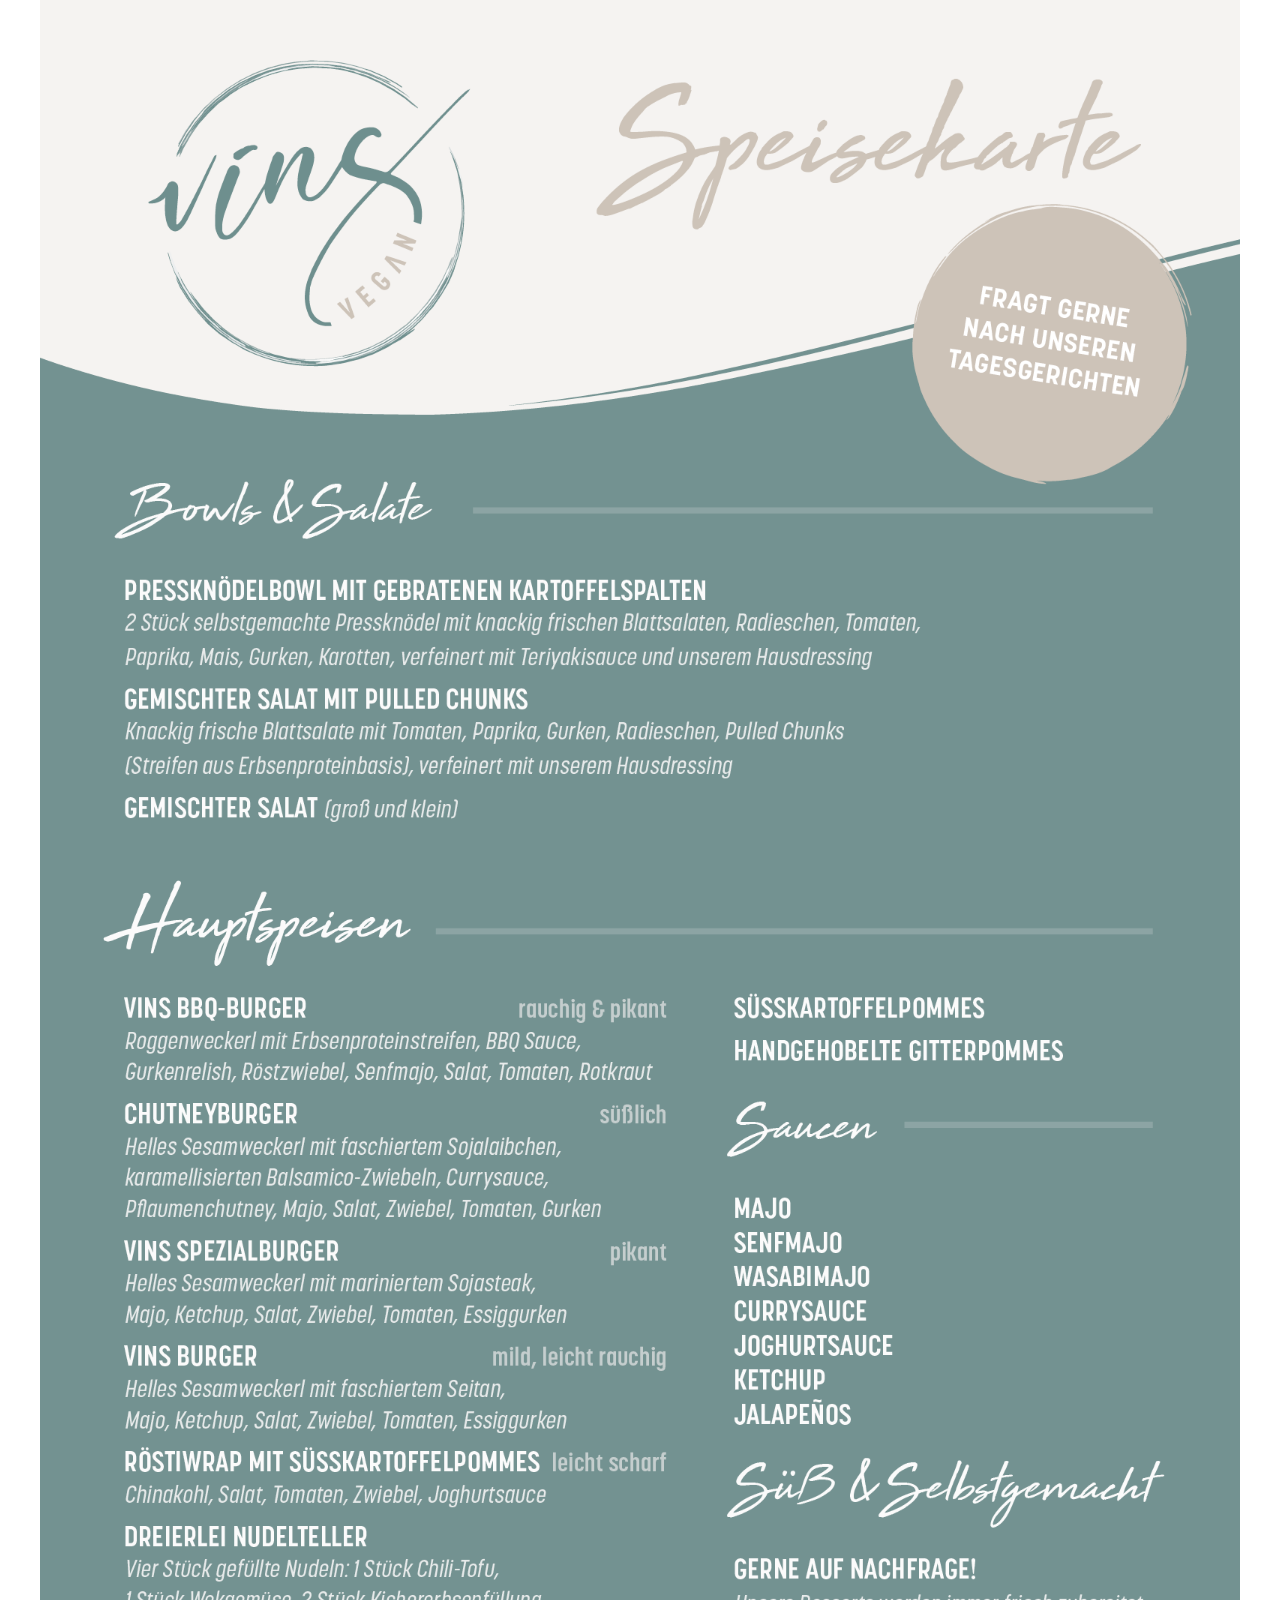
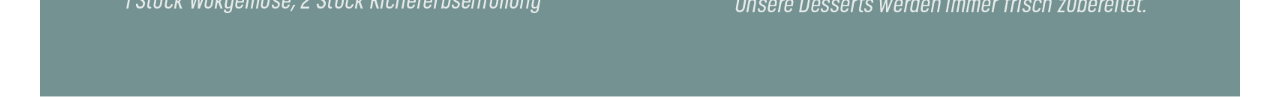
<file: index.html>
<!DOCTYPE html>
<html lang="de">
<head>
  <meta charset="UTF-8">
  <title>VINS vegan – Veganes Restaurant in Feistritz an der Drau, Kärnten</title>
  <meta name="viewport" content="width=device-width, initial-scale=1, user-scalable=yes">

  <!-- SEO Meta -->
  <meta name="description" content="VINS vegan ist ein veganes Restaurant in Feistritz an der Drau, Kärnten. Pflanzliche Küche, frische Zutaten und eine abwechslungsreiche Speisekarte.">

  <!-- Open Graph für Facebook & Co. -->
  <meta property="og:title" content="VINS vegan – Veganes Restaurant in Feistritz an der Drau">
  <meta property="og:description" content="Veganes Restaurant in Kärnten. Frische, pflanzliche Küche mit abwechslungsreicher Speisekarte.">
  <meta property="og:type" content="website">
  <meta property="og:image" content="https://www.vinsvegan.at/1200_Speisekarte_VINS_vegan.png">

  <!-- Styling -->
  <style>
    body {
      margin: 0;
      padding: 0;
      display: flex;
      justify-content: center;
    }
    img {
      width: 100%;
      max-width: 1200px;
      height: auto;
      display: block;
    }
    /* Unsichtbarer SEO-Text */
    .seo-text {
      display: none;
    }
  </style>
</head>
<body>
  <!-- Sichtbar -->
  <img src="1200_Speisekarte_VINS_vegan.png" alt="VINS vegan Speisekarte">

  <!-- Unsichtbarer SEO-Content -->
  <div class="seo-text">
    <h1>VINS vegan – Veganes Restaurant in Feistritz an der Drau, Kärnten</h1>
    <p>
      VINS vegan ist ein <strong>veganes Restaurant</strong> in Feistritz an der Drau, Kärnten.  
      Wir bieten frische, pflanzliche Küche mit saisonalen Zutaten und eine abwechslungsreiche Speisekarte.  
      Perfekt für alle, die <strong>vegan essen</strong> und neue Geschmackserlebnisse entdecken möchten.
    </p>
    <p>
      Besuchen Sie uns in Feistritz an der Drau und genießen Sie gesunde, kreative und nachhaltige Gerichte – 100% pflanzlich, 100% Genuss.
    </p>
  </div>
</body>
</html>
</file>
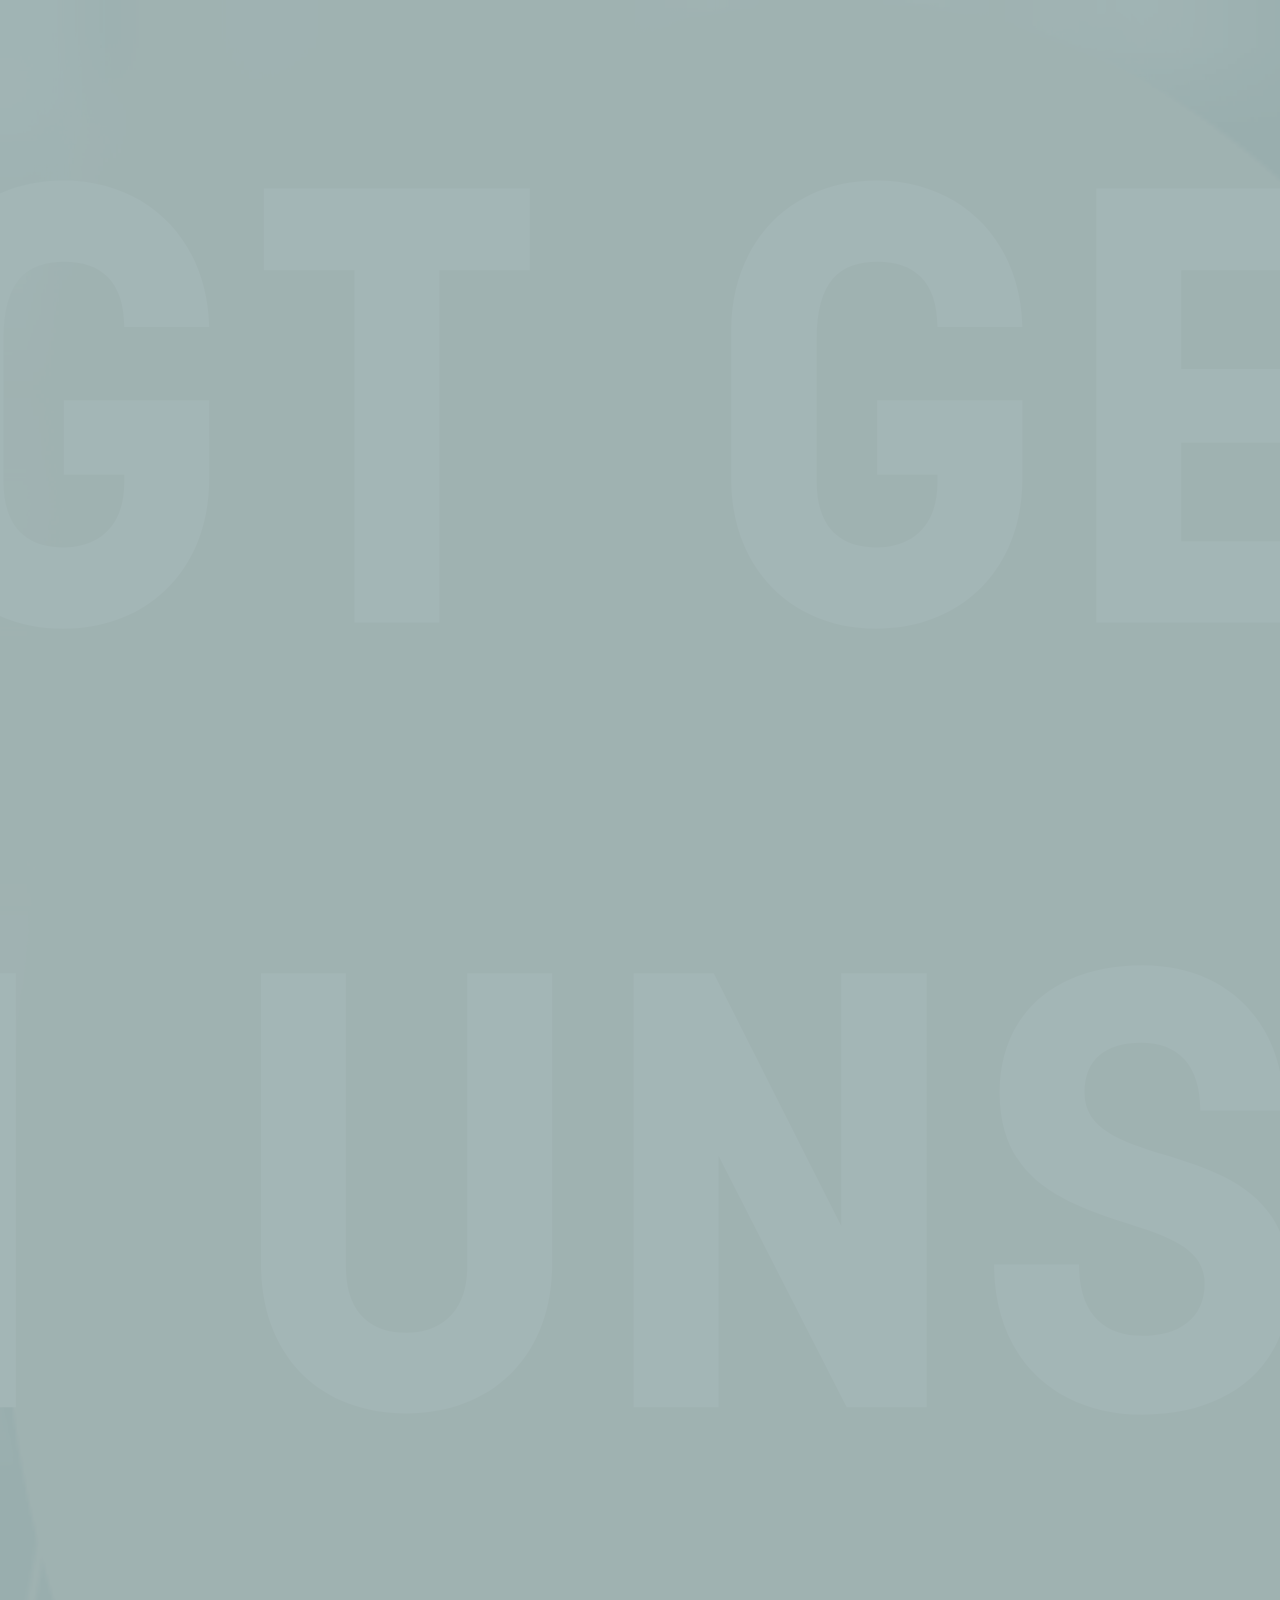
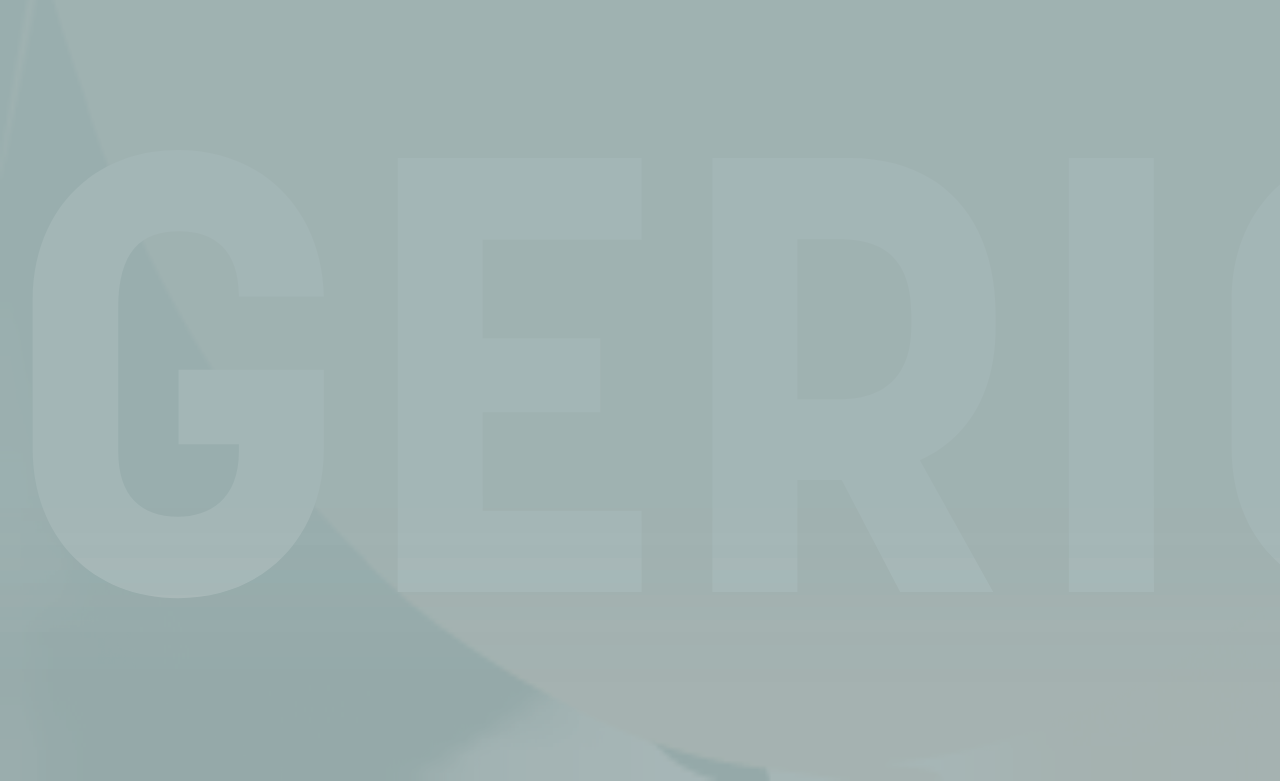
<file: publication-web-resources/html/publication.html>
<!DOCTYPE html>
<html xmlns="http://www.w3.org/1999/xhtml" lang="de-DE">
	<head>
		<meta charset="utf-8" />
		<title>publication</title>
		<link href="../css/idGeneratedStyles.css" rel="stylesheet" type="text/css" />
	</head>
	<body id="publication" style="width:1684px;height:2381px;background-color:transparent;">
		<div style="position:absolute;overflow:hidden;left:0px;top:0px;-webkit-transform:translate(0.00px,0.00px);-ms-transform:translate(0.00px,0.00px);transform:translate(0.00px,0.00px);width:1683.78px;height:2381.10px;background-color:white">
			<div id="_idContainer000" class="Einfacher-Grafikrahmen _idGenObjectStyle-Disabled">
				<img class="_idGenObjectAttribute-2 _idGenObjectAttribute-1" src="../image/6.png" alt="" />
			</div>
			<div id="_idContainer005">
				<div id="_idContainer001" class="_idGenObjectStyle-Disabled">
					<img class="_idGenObjectAttribute-2 _idGenObjectAttribute-1" src="../image/7.png" alt="" />
				</div>
				<div id="_idContainer002" class="_idGenObjectStyle-Disabled">
					<img class="_idGenObjectAttribute-2 _idGenObjectAttribute-1" src="[data-uri]" alt="" />
				</div>
				<div id="_idContainer003" class="_idGenObjectStyle-Disabled">
					<img class="_idGenObjectAttribute-2 _idGenObjectAttribute-1" src="[data-uri]" alt="" />
				</div>
				<div id="_idContainer004" class="_idGenObjectStyle-Disabled">
					<img class="_idGenObjectAttribute-2 _idGenObjectAttribute-1" src="../image/10.png" alt="" />
				</div>
			</div>
			<div id="_idContainer167">
				<div id="_idContainer006" class="_idGenObjectStyle-Disabled">
					<img class="_idGenObjectAttribute-2 _idGenObjectAttribute-1" src="[data-uri]" alt="" />
				</div>
				<div id="_idContainer007" class="_idGenObjectStyle-Disabled">
					<img class="_idGenObjectAttribute-2 _idGenObjectAttribute-1" src="[data-uri]" alt="" />
				</div>
				<div id="_idContainer008" class="_idGenObjectStyle-Disabled">
					<img class="_idGenObjectAttribute-2 _idGenObjectAttribute-1" src="[data-uri]" alt="" />
				</div>
				<div id="_idContainer009" class="_idGenObjectStyle-Disabled">
					<img class="_idGenObjectAttribute-2 _idGenObjectAttribute-1" src="[data-uri]" alt="" />
				</div>
				<div id="_idContainer010" class="_idGenObjectStyle-Disabled">
					<img class="_idGenObjectAttribute-2 _idGenObjectAttribute-1" src="[data-uri]" alt="" />
				</div>
				<div id="_idContainer011" class="_idGenObjectStyle-Disabled">
					<img class="_idGenObjectAttribute-2 _idGenObjectAttribute-1" src="[data-uri]" alt="" />
				</div>
				<div id="_idContainer012" class="_idGenObjectStyle-Disabled">
					<img class="_idGenObjectAttribute-2 _idGenObjectAttribute-1" src="[data-uri]" alt="" />
				</div>
				<div id="_idContainer013" class="_idGenObjectStyle-Disabled">
					<img class="_idGenObjectAttribute-2 _idGenObjectAttribute-1" src="[data-uri]" alt="" />
				</div>
				<div id="_idContainer014" class="_idGenObjectStyle-Disabled">
					<img class="_idGenObjectAttribute-2 _idGenObjectAttribute-1" src="[data-uri]" alt="" />
				</div>
				<div id="_idContainer166">
					<div id="_idContainer015" class="_idGenObjectStyle-Disabled">
						<img class="_idGenObjectAttribute-2 _idGenObjectAttribute-1" src="[data-uri]" alt="" />
					</div>
					<div id="_idContainer016" class="_idGenObjectStyle-Disabled">
						<img class="_idGenObjectAttribute-2 _idGenObjectAttribute-1" src="[data-uri]" alt="" />
					</div>
					<div id="_idContainer017" class="_idGenObjectStyle-Disabled">
						<img class="_idGenObjectAttribute-2 _idGenObjectAttribute-1" src="[data-uri]" alt="" />
					</div>
					<div id="_idContainer018" class="_idGenObjectStyle-Disabled">
						<img class="_idGenObjectAttribute-2 _idGenObjectAttribute-1" src="[data-uri]" alt="" />
					</div>
					<div id="_idContainer019" class="_idGenObjectStyle-Disabled">
						<img class="_idGenObjectAttribute-2 _idGenObjectAttribute-1" src="[data-uri]" alt="" />
					</div>
					<div id="_idContainer020" class="_idGenObjectStyle-Disabled">
						<img class="_idGenObjectAttribute-2 _idGenObjectAttribute-1" src="[data-uri]" alt="" />
					</div>
					<div id="_idContainer021" class="_idGenObjectStyle-Disabled">
						<img class="_idGenObjectAttribute-2 _idGenObjectAttribute-1" src="[data-uri]" alt="" />
					</div>
					<div id="_idContainer022" class="_idGenObjectStyle-Disabled">
						<img class="_idGenObjectAttribute-2 _idGenObjectAttribute-1" src="[data-uri]" alt="" />
					</div>
					<div id="_idContainer023" class="_idGenObjectStyle-Disabled">
						<img class="_idGenObjectAttribute-2 _idGenObjectAttribute-1" src="[data-uri]" alt="" />
					</div>
					<div id="_idContainer024" class="_idGenObjectStyle-Disabled">
						<img class="_idGenObjectAttribute-2 _idGenObjectAttribute-1" src="[data-uri]" alt="" />
					</div>
					<div id="_idContainer025" class="_idGenObjectStyle-Disabled">
						<img class="_idGenObjectAttribute-2 _idGenObjectAttribute-1" src="[data-uri]" alt="" />
					</div>
					<div id="_idContainer026" class="_idGenObjectStyle-Disabled">
						<img class="_idGenObjectAttribute-2 _idGenObjectAttribute-1" src="[data-uri]" alt="" />
					</div>
					<div id="_idContainer027" class="_idGenObjectStyle-Disabled">
						<img class="_idGenObjectAttribute-2 _idGenObjectAttribute-1" src="[data-uri]" alt="" />
					</div>
					<div id="_idContainer028" class="_idGenObjectStyle-Disabled">
						<img class="_idGenObjectAttribute-2 _idGenObjectAttribute-1" src="[data-uri]" alt="" />
					</div>
					<div id="_idContainer029" class="_idGenObjectStyle-Disabled">
						<img class="_idGenObjectAttribute-2 _idGenObjectAttribute-1" src="[data-uri]" alt="" />
					</div>
					<div id="_idContainer030" class="_idGenObjectStyle-Disabled">
						<img class="_idGenObjectAttribute-2 _idGenObjectAttribute-1" src="[data-uri]" alt="" />
					</div>
					<div id="_idContainer031" class="_idGenObjectStyle-Disabled">
						<img class="_idGenObjectAttribute-2 _idGenObjectAttribute-1" src="[data-uri]" alt="" />
					</div>
					<div id="_idContainer032" class="_idGenObjectStyle-Disabled">
						<img class="_idGenObjectAttribute-2 _idGenObjectAttribute-1" src="[data-uri]" alt="" />
					</div>
					<div id="_idContainer033" class="_idGenObjectStyle-Disabled">
						<img class="_idGenObjectAttribute-2 _idGenObjectAttribute-1" src="[data-uri]" alt="" />
					</div>
					<div id="_idContainer034" class="_idGenObjectStyle-Disabled">
						<img class="_idGenObjectAttribute-2 _idGenObjectAttribute-1" src="[data-uri]" alt="" />
					</div>
					<div id="_idContainer035" class="_idGenObjectStyle-Disabled">
						<img class="_idGenObjectAttribute-2 _idGenObjectAttribute-1" src="[data-uri]" alt="" />
					</div>
					<div id="_idContainer036" class="_idGenObjectStyle-Disabled">
						<img class="_idGenObjectAttribute-2 _idGenObjectAttribute-1" src="[data-uri]" alt="" />
					</div>
					<div id="_idContainer037" class="_idGenObjectStyle-Disabled">
						<img class="_idGenObjectAttribute-2 _idGenObjectAttribute-1" src="[data-uri]" alt="" />
					</div>
					<div id="_idContainer038" class="_idGenObjectStyle-Disabled">
						<img class="_idGenObjectAttribute-2 _idGenObjectAttribute-1" src="[data-uri]" alt="" />
					</div>
					<div id="_idContainer039" class="_idGenObjectStyle-Disabled">
						<img class="_idGenObjectAttribute-2 _idGenObjectAttribute-1" src="[data-uri]" alt="" />
					</div>
					<div id="_idContainer040" class="_idGenObjectStyle-Disabled">
						<img class="_idGenObjectAttribute-2 _idGenObjectAttribute-1" src="[data-uri]" alt="" />
					</div>
					<div id="_idContainer041" class="_idGenObjectStyle-Disabled">
						<img class="_idGenObjectAttribute-2 _idGenObjectAttribute-1" src="[data-uri]" alt="" />
					</div>
					<div id="_idContainer042" class="_idGenObjectStyle-Disabled">
						<img class="_idGenObjectAttribute-2 _idGenObjectAttribute-1" src="[data-uri]" alt="" />
					</div>
					<div id="_idContainer043" class="_idGenObjectStyle-Disabled">
						<img class="_idGenObjectAttribute-2 _idGenObjectAttribute-1" src="[data-uri]" alt="" />
					</div>
					<div id="_idContainer044" class="_idGenObjectStyle-Disabled">
						<img class="_idGenObjectAttribute-2 _idGenObjectAttribute-1" src="[data-uri]" alt="" />
					</div>
					<div id="_idContainer045" class="_idGenObjectStyle-Disabled">
						<img class="_idGenObjectAttribute-2 _idGenObjectAttribute-1" src="[data-uri]" alt="" />
					</div>
					<div id="_idContainer046" class="_idGenObjectStyle-Disabled">
						<img class="_idGenObjectAttribute-2 _idGenObjectAttribute-1" src="[data-uri]" alt="" />
					</div>
					<div id="_idContainer047" class="_idGenObjectStyle-Disabled">
						<img class="_idGenObjectAttribute-2 _idGenObjectAttribute-1" src="[data-uri]" alt="" />
					</div>
					<div id="_idContainer048" class="_idGenObjectStyle-Disabled">
						<img class="_idGenObjectAttribute-2 _idGenObjectAttribute-1" src="[data-uri]" alt="" />
					</div>
					<div id="_idContainer049" class="_idGenObjectStyle-Disabled">
						<img class="_idGenObjectAttribute-2 _idGenObjectAttribute-1" src="[data-uri]" alt="" />
					</div>
					<div id="_idContainer050" class="_idGenObjectStyle-Disabled">
						<img class="_idGenObjectAttribute-2 _idGenObjectAttribute-1" src="[data-uri]" alt="" />
					</div>
					<div id="_idContainer051" class="_idGenObjectStyle-Disabled">
						<img class="_idGenObjectAttribute-2 _idGenObjectAttribute-1" src="[data-uri]" alt="" />
					</div>
					<div id="_idContainer052" class="_idGenObjectStyle-Disabled">
						<img class="_idGenObjectAttribute-2 _idGenObjectAttribute-1" src="[data-uri]" alt="" />
					</div>
					<div id="_idContainer053" class="_idGenObjectStyle-Disabled">
						<img class="_idGenObjectAttribute-2 _idGenObjectAttribute-1" src="[data-uri]" alt="" />
					</div>
					<div id="_idContainer054" class="_idGenObjectStyle-Disabled">
						<img class="_idGenObjectAttribute-2 _idGenObjectAttribute-1" src="[data-uri]" alt="" />
					</div>
					<div id="_idContainer055" class="_idGenObjectStyle-Disabled">
						<img class="_idGenObjectAttribute-2 _idGenObjectAttribute-1" src="[data-uri]" alt="" />
					</div>
					<div id="_idContainer056" class="_idGenObjectStyle-Disabled">
						<img class="_idGenObjectAttribute-2 _idGenObjectAttribute-1" src="[data-uri]" alt="" />
					</div>
					<div id="_idContainer057" class="_idGenObjectStyle-Disabled">
						<img class="_idGenObjectAttribute-2 _idGenObjectAttribute-1" src="[data-uri]" alt="" />
					</div>
					<div id="_idContainer058" class="_idGenObjectStyle-Disabled">
						<img class="_idGenObjectAttribute-2 _idGenObjectAttribute-1" src="[data-uri]" alt="" />
					</div>
					<div id="_idContainer059" class="_idGenObjectStyle-Disabled">
						<img class="_idGenObjectAttribute-2 _idGenObjectAttribute-1" src="[data-uri]" alt="" />
					</div>
					<div id="_idContainer060" class="_idGenObjectStyle-Disabled">
						<img class="_idGenObjectAttribute-2 _idGenObjectAttribute-1" src="[data-uri]" alt="" />
					</div>
					<div id="_idContainer061" class="_idGenObjectStyle-Disabled">
						<img class="_idGenObjectAttribute-2 _idGenObjectAttribute-1" src="[data-uri]" alt="" />
					</div>
					<div id="_idContainer062" class="_idGenObjectStyle-Disabled">
						<img class="_idGenObjectAttribute-2 _idGenObjectAttribute-1" src="[data-uri]" alt="" />
					</div>
					<div id="_idContainer063" class="_idGenObjectStyle-Disabled">
						<img class="_idGenObjectAttribute-2 _idGenObjectAttribute-1" src="[data-uri]" alt="" />
					</div>
					<div id="_idContainer064" class="_idGenObjectStyle-Disabled">
						<img class="_idGenObjectAttribute-2 _idGenObjectAttribute-1" src="[data-uri]" alt="" />
					</div>
					<div id="_idContainer065" class="_idGenObjectStyle-Disabled">
						<img class="_idGenObjectAttribute-2 _idGenObjectAttribute-1" src="[data-uri]" alt="" />
					</div>
					<div id="_idContainer066" class="_idGenObjectStyle-Disabled">
						<img class="_idGenObjectAttribute-2 _idGenObjectAttribute-1" src="[data-uri]" alt="" />
					</div>
					<div id="_idContainer067" class="_idGenObjectStyle-Disabled">
						<img class="_idGenObjectAttribute-2 _idGenObjectAttribute-1" src="[data-uri]" alt="" />
					</div>
					<div id="_idContainer068" class="_idGenObjectStyle-Disabled">
						<img class="_idGenObjectAttribute-2 _idGenObjectAttribute-1" src="[data-uri]" alt="" />
					</div>
					<div id="_idContainer069" class="_idGenObjectStyle-Disabled">
						<img class="_idGenObjectAttribute-2 _idGenObjectAttribute-1" src="[data-uri]" alt="" />
					</div>
					<div id="_idContainer070" class="_idGenObjectStyle-Disabled">
						<img class="_idGenObjectAttribute-2 _idGenObjectAttribute-1" src="[data-uri]" alt="" />
					</div>
					<div id="_idContainer071" class="_idGenObjectStyle-Disabled">
						<img class="_idGenObjectAttribute-2 _idGenObjectAttribute-1" src="[data-uri]" alt="" />
					</div>
					<div id="_idContainer072" class="_idGenObjectStyle-Disabled">
						<img class="_idGenObjectAttribute-2 _idGenObjectAttribute-1" src="[data-uri]" alt="" />
					</div>
					<div id="_idContainer073" class="_idGenObjectStyle-Disabled">
						<img class="_idGenObjectAttribute-2 _idGenObjectAttribute-1" src="[data-uri]" alt="" />
					</div>
					<div id="_idContainer074" class="_idGenObjectStyle-Disabled">
						<img class="_idGenObjectAttribute-2 _idGenObjectAttribute-1" src="[data-uri]" alt="" />
					</div>
					<div id="_idContainer075" class="_idGenObjectStyle-Disabled">
						<img class="_idGenObjectAttribute-2 _idGenObjectAttribute-1" src="[data-uri]" alt="" />
					</div>
					<div id="_idContainer076" class="_idGenObjectStyle-Disabled">
						<img class="_idGenObjectAttribute-2 _idGenObjectAttribute-1" src="[data-uri]" alt="" />
					</div>
					<div id="_idContainer077" class="_idGenObjectStyle-Disabled">
						<img class="_idGenObjectAttribute-2 _idGenObjectAttribute-1" src="[data-uri]" alt="" />
					</div>
					<div id="_idContainer078" class="_idGenObjectStyle-Disabled">
						<img class="_idGenObjectAttribute-2 _idGenObjectAttribute-1" src="[data-uri]" alt="" />
					</div>
					<div id="_idContainer079" class="_idGenObjectStyle-Disabled">
						<img class="_idGenObjectAttribute-2 _idGenObjectAttribute-1" src="[data-uri]" alt="" />
					</div>
					<div id="_idContainer080" class="_idGenObjectStyle-Disabled">
						<img class="_idGenObjectAttribute-2 _idGenObjectAttribute-1" src="[data-uri]" alt="" />
					</div>
					<div id="_idContainer081" class="_idGenObjectStyle-Disabled">
						<img class="_idGenObjectAttribute-2 _idGenObjectAttribute-1" src="[data-uri]" alt="" />
					</div>
					<div id="_idContainer082" class="_idGenObjectStyle-Disabled">
						<img class="_idGenObjectAttribute-2 _idGenObjectAttribute-1" src="[data-uri]" alt="" />
					</div>
					<div id="_idContainer083" class="_idGenObjectStyle-Disabled">
						<img class="_idGenObjectAttribute-2 _idGenObjectAttribute-1" src="[data-uri]" alt="" />
					</div>
					<div id="_idContainer084" class="_idGenObjectStyle-Disabled">
						<img class="_idGenObjectAttribute-2 _idGenObjectAttribute-1" src="[data-uri]" alt="" />
					</div>
					<div id="_idContainer085" class="_idGenObjectStyle-Disabled">
						<img class="_idGenObjectAttribute-2 _idGenObjectAttribute-1" src="[data-uri]" alt="" />
					</div>
					<div id="_idContainer086" class="_idGenObjectStyle-Disabled">
						<img class="_idGenObjectAttribute-2 _idGenObjectAttribute-1" src="[data-uri]" alt="" />
					</div>
					<div id="_idContainer087" class="_idGenObjectStyle-Disabled">
						<img class="_idGenObjectAttribute-2 _idGenObjectAttribute-1" src="[data-uri]" alt="" />
					</div>
					<div id="_idContainer088" class="_idGenObjectStyle-Disabled">
						<img class="_idGenObjectAttribute-2 _idGenObjectAttribute-1" src="[data-uri]" alt="" />
					</div>
					<div id="_idContainer089" class="_idGenObjectStyle-Disabled">
						<img class="_idGenObjectAttribute-2 _idGenObjectAttribute-1" src="[data-uri]" alt="" />
					</div>
					<div id="_idContainer090" class="_idGenObjectStyle-Disabled">
						<img class="_idGenObjectAttribute-2 _idGenObjectAttribute-1" src="[data-uri]" alt="" />
					</div>
					<div id="_idContainer091" class="_idGenObjectStyle-Disabled">
						<img class="_idGenObjectAttribute-2 _idGenObjectAttribute-1" src="[data-uri]" alt="" />
					</div>
					<div id="_idContainer092" class="_idGenObjectStyle-Disabled">
						<img class="_idGenObjectAttribute-2 _idGenObjectAttribute-1" src="[data-uri]" alt="" />
					</div>
					<div id="_idContainer093" class="_idGenObjectStyle-Disabled">
						<img class="_idGenObjectAttribute-2 _idGenObjectAttribute-1" src="[data-uri]" alt="" />
					</div>
					<div id="_idContainer094" class="_idGenObjectStyle-Disabled">
						<img class="_idGenObjectAttribute-2 _idGenObjectAttribute-1" src="[data-uri]" alt="" />
					</div>
					<div id="_idContainer095" class="_idGenObjectStyle-Disabled">
						<img class="_idGenObjectAttribute-2 _idGenObjectAttribute-1" src="[data-uri]" alt="" />
					</div>
					<div id="_idContainer096" class="_idGenObjectStyle-Disabled">
						<img class="_idGenObjectAttribute-2 _idGenObjectAttribute-1" src="[data-uri]" alt="" />
					</div>
					<div id="_idContainer097" class="_idGenObjectStyle-Disabled">
						<img class="_idGenObjectAttribute-2 _idGenObjectAttribute-1" src="[data-uri]" alt="" />
					</div>
					<div id="_idContainer098" class="_idGenObjectStyle-Disabled">
						<img class="_idGenObjectAttribute-2 _idGenObjectAttribute-1" src="[data-uri]" alt="" />
					</div>
					<div id="_idContainer099" class="_idGenObjectStyle-Disabled">
						<img class="_idGenObjectAttribute-2 _idGenObjectAttribute-1" src="[data-uri]" alt="" />
					</div>
					<div id="_idContainer100" class="_idGenObjectStyle-Disabled">
						<img class="_idGenObjectAttribute-2 _idGenObjectAttribute-1" src="[data-uri]" alt="" />
					</div>
					<div id="_idContainer101" class="_idGenObjectStyle-Disabled">
						<img class="_idGenObjectAttribute-2 _idGenObjectAttribute-1" src="[data-uri]" alt="" />
					</div>
					<div id="_idContainer102" class="_idGenObjectStyle-Disabled">
						<img class="_idGenObjectAttribute-2 _idGenObjectAttribute-1" src="[data-uri]" alt="" />
					</div>
					<div id="_idContainer103" class="_idGenObjectStyle-Disabled">
						<img class="_idGenObjectAttribute-2 _idGenObjectAttribute-1" src="[data-uri]" alt="" />
					</div>
					<div id="_idContainer104" class="_idGenObjectStyle-Disabled">
						<img class="_idGenObjectAttribute-2 _idGenObjectAttribute-1" src="[data-uri]" alt="" />
					</div>
					<div id="_idContainer105" class="_idGenObjectStyle-Disabled">
						<img class="_idGenObjectAttribute-2 _idGenObjectAttribute-1" src="[data-uri]" alt="" />
					</div>
					<div id="_idContainer106" class="_idGenObjectStyle-Disabled">
						<img class="_idGenObjectAttribute-2 _idGenObjectAttribute-1" src="[data-uri]" alt="" />
					</div>
					<div id="_idContainer107" class="_idGenObjectStyle-Disabled">
						<img class="_idGenObjectAttribute-2 _idGenObjectAttribute-1" src="[data-uri]" alt="" />
					</div>
					<div id="_idContainer108" class="_idGenObjectStyle-Disabled">
						<img class="_idGenObjectAttribute-2 _idGenObjectAttribute-1" src="[data-uri]" alt="" />
					</div>
					<div id="_idContainer109" class="_idGenObjectStyle-Disabled">
						<img class="_idGenObjectAttribute-2 _idGenObjectAttribute-1" src="[data-uri]" alt="" />
					</div>
					<div id="_idContainer110" class="_idGenObjectStyle-Disabled">
						<img class="_idGenObjectAttribute-2 _idGenObjectAttribute-1" src="[data-uri]" alt="" />
					</div>
					<div id="_idContainer111" class="_idGenObjectStyle-Disabled">
						<img class="_idGenObjectAttribute-2 _idGenObjectAttribute-1" src="[data-uri]" alt="" />
					</div>
					<div id="_idContainer112" class="_idGenObjectStyle-Disabled">
						<img class="_idGenObjectAttribute-2 _idGenObjectAttribute-1" src="[data-uri]" alt="" />
					</div>
					<div id="_idContainer113" class="_idGenObjectStyle-Disabled">
						<img class="_idGenObjectAttribute-2 _idGenObjectAttribute-1" src="[data-uri]" alt="" />
					</div>
					<div id="_idContainer114" class="_idGenObjectStyle-Disabled">
						<img class="_idGenObjectAttribute-2 _idGenObjectAttribute-1" src="[data-uri]" alt="" />
					</div>
					<div id="_idContainer115" class="_idGenObjectStyle-Disabled">
						<img class="_idGenObjectAttribute-2 _idGenObjectAttribute-1" src="[data-uri]" alt="" />
					</div>
					<div id="_idContainer116" class="_idGenObjectStyle-Disabled">
						<img class="_idGenObjectAttribute-2 _idGenObjectAttribute-1" src="[data-uri]" alt="" />
					</div>
					<div id="_idContainer117" class="_idGenObjectStyle-Disabled">
						<img class="_idGenObjectAttribute-2 _idGenObjectAttribute-1" src="[data-uri]" alt="" />
					</div>
					<div id="_idContainer118" class="_idGenObjectStyle-Disabled">
						<img class="_idGenObjectAttribute-2 _idGenObjectAttribute-1" src="[data-uri]" alt="" />
					</div>
					<div id="_idContainer119" class="_idGenObjectStyle-Disabled">
						<img class="_idGenObjectAttribute-2 _idGenObjectAttribute-1" src="[data-uri]" alt="" />
					</div>
					<div id="_idContainer120" class="_idGenObjectStyle-Disabled">
						<img class="_idGenObjectAttribute-2 _idGenObjectAttribute-1" src="[data-uri]" alt="" />
					</div>
					<div id="_idContainer121" class="_idGenObjectStyle-Disabled">
						<img class="_idGenObjectAttribute-2 _idGenObjectAttribute-1" src="[data-uri]" alt="" />
					</div>
					<div id="_idContainer122" class="_idGenObjectStyle-Disabled">
						<img class="_idGenObjectAttribute-2 _idGenObjectAttribute-1" src="[data-uri]" alt="" />
					</div>
					<div id="_idContainer123" class="_idGenObjectStyle-Disabled">
						<img class="_idGenObjectAttribute-2 _idGenObjectAttribute-1" src="[data-uri]" alt="" />
					</div>
					<div id="_idContainer124" class="_idGenObjectStyle-Disabled">
						<img class="_idGenObjectAttribute-2 _idGenObjectAttribute-1" src="[data-uri]" alt="" />
					</div>
					<div id="_idContainer125" class="_idGenObjectStyle-Disabled">
						<img class="_idGenObjectAttribute-2 _idGenObjectAttribute-1" src="[data-uri]" alt="" />
					</div>
					<div id="_idContainer126" class="_idGenObjectStyle-Disabled">
						<img class="_idGenObjectAttribute-2 _idGenObjectAttribute-1" src="[data-uri]" alt="" />
					</div>
					<div id="_idContainer127" class="_idGenObjectStyle-Disabled">
						<img class="_idGenObjectAttribute-2 _idGenObjectAttribute-1" src="[data-uri]" alt="" />
					</div>
					<div id="_idContainer128" class="_idGenObjectStyle-Disabled">
						<img class="_idGenObjectAttribute-2 _idGenObjectAttribute-1" src="[data-uri]" alt="" />
					</div>
					<div id="_idContainer129" class="_idGenObjectStyle-Disabled">
						<img class="_idGenObjectAttribute-2 _idGenObjectAttribute-1" src="[data-uri]" alt="" />
					</div>
					<div id="_idContainer130" class="_idGenObjectStyle-Disabled">
						<img class="_idGenObjectAttribute-2 _idGenObjectAttribute-1" src="[data-uri]" alt="" />
					</div>
					<div id="_idContainer131" class="_idGenObjectStyle-Disabled">
						<img class="_idGenObjectAttribute-2 _idGenObjectAttribute-1" src="[data-uri]" alt="" />
					</div>
					<div id="_idContainer132" class="_idGenObjectStyle-Disabled">
						<img class="_idGenObjectAttribute-2 _idGenObjectAttribute-1" src="[data-uri]" alt="" />
					</div>
					<div id="_idContainer133" class="_idGenObjectStyle-Disabled">
						<img class="_idGenObjectAttribute-2 _idGenObjectAttribute-1" src="[data-uri]" alt="" />
					</div>
					<div id="_idContainer134" class="_idGenObjectStyle-Disabled">
						<img class="_idGenObjectAttribute-2 _idGenObjectAttribute-1" src="[data-uri]" alt="" />
					</div>
					<div id="_idContainer135" class="_idGenObjectStyle-Disabled">
						<img class="_idGenObjectAttribute-2 _idGenObjectAttribute-1" src="[data-uri]" alt="" />
					</div>
					<div id="_idContainer136" class="_idGenObjectStyle-Disabled">
						<img class="_idGenObjectAttribute-2 _idGenObjectAttribute-1" src="[data-uri]" alt="" />
					</div>
					<div id="_idContainer137" class="_idGenObjectStyle-Disabled">
						<img class="_idGenObjectAttribute-2 _idGenObjectAttribute-1" src="[data-uri]" alt="" />
					</div>
					<div id="_idContainer138" class="_idGenObjectStyle-Disabled">
						<img class="_idGenObjectAttribute-2 _idGenObjectAttribute-1" src="[data-uri]" alt="" />
					</div>
					<div id="_idContainer139" class="_idGenObjectStyle-Disabled">
						<img class="_idGenObjectAttribute-2 _idGenObjectAttribute-1" src="[data-uri]" alt="" />
					</div>
					<div id="_idContainer140" class="_idGenObjectStyle-Disabled">
						<img class="_idGenObjectAttribute-2 _idGenObjectAttribute-1" src="[data-uri]" alt="" />
					</div>
					<div id="_idContainer141" class="_idGenObjectStyle-Disabled">
						<img class="_idGenObjectAttribute-2 _idGenObjectAttribute-1" src="[data-uri]" alt="" />
					</div>
					<div id="_idContainer142" class="_idGenObjectStyle-Disabled">
						<img class="_idGenObjectAttribute-2 _idGenObjectAttribute-1" src="[data-uri]" alt="" />
					</div>
					<div id="_idContainer143" class="_idGenObjectStyle-Disabled">
						<img class="_idGenObjectAttribute-2 _idGenObjectAttribute-1" src="[data-uri]" alt="" />
					</div>
					<div id="_idContainer144" class="_idGenObjectStyle-Disabled">
						<img class="_idGenObjectAttribute-2 _idGenObjectAttribute-1" src="[data-uri]" alt="" />
					</div>
					<div id="_idContainer145" class="_idGenObjectStyle-Disabled">
						<img class="_idGenObjectAttribute-2 _idGenObjectAttribute-1" src="[data-uri]" alt="" />
					</div>
					<div id="_idContainer146" class="_idGenObjectStyle-Disabled">
						<img class="_idGenObjectAttribute-2 _idGenObjectAttribute-1" src="[data-uri]" alt="" />
					</div>
					<div id="_idContainer147" class="_idGenObjectStyle-Disabled">
						<img class="_idGenObjectAttribute-2 _idGenObjectAttribute-1" src="[data-uri]" alt="" />
					</div>
					<div id="_idContainer148" class="_idGenObjectStyle-Disabled">
						<img class="_idGenObjectAttribute-2 _idGenObjectAttribute-1" src="[data-uri]" alt="" />
					</div>
					<div id="_idContainer149" class="_idGenObjectStyle-Disabled">
						<img class="_idGenObjectAttribute-2 _idGenObjectAttribute-1" src="[data-uri]" alt="" />
					</div>
					<div id="_idContainer150" class="_idGenObjectStyle-Disabled">
						<img class="_idGenObjectAttribute-2 _idGenObjectAttribute-1" src="[data-uri]" alt="" />
					</div>
					<div id="_idContainer151" class="_idGenObjectStyle-Disabled">
						<img class="_idGenObjectAttribute-2 _idGenObjectAttribute-1" src="[data-uri]" alt="" />
					</div>
					<div id="_idContainer152" class="_idGenObjectStyle-Disabled">
						<img class="_idGenObjectAttribute-2 _idGenObjectAttribute-1" src="[data-uri]" alt="" />
					</div>
					<div id="_idContainer153" class="_idGenObjectStyle-Disabled">
						<img class="_idGenObjectAttribute-2 _idGenObjectAttribute-1" src="[data-uri]" alt="" />
					</div>
					<div id="_idContainer154" class="_idGenObjectStyle-Disabled">
						<img class="_idGenObjectAttribute-2 _idGenObjectAttribute-1" src="[data-uri]" alt="" />
					</div>
					<div id="_idContainer155" class="_idGenObjectStyle-Disabled">
						<img class="_idGenObjectAttribute-2 _idGenObjectAttribute-1" src="[data-uri]" alt="" />
					</div>
					<div id="_idContainer165">
						<div id="_idContainer156" class="_idGenObjectStyle-Disabled">
							<img class="_idGenObjectAttribute-2 _idGenObjectAttribute-1" src="[data-uri]" alt="" />
						</div>
						<div id="_idContainer157" class="_idGenObjectStyle-Disabled">
							<img class="_idGenObjectAttribute-2 _idGenObjectAttribute-1" src="[data-uri]" alt="" />
						</div>
						<div id="_idContainer158" class="_idGenObjectStyle-Disabled">
							<img class="_idGenObjectAttribute-2 _idGenObjectAttribute-1" src="[data-uri]" alt="" />
						</div>
						<div id="_idContainer159" class="_idGenObjectStyle-Disabled">
							<img class="_idGenObjectAttribute-2 _idGenObjectAttribute-1" src="[data-uri]" alt="" />
						</div>
						<div id="_idContainer160" class="_idGenObjectStyle-Disabled">
							<img class="_idGenObjectAttribute-2 _idGenObjectAttribute-1" src="[data-uri]" alt="" />
						</div>
						<div id="_idContainer161" class="_idGenObjectStyle-Disabled">
							<img class="_idGenObjectAttribute-2 _idGenObjectAttribute-1" src="[data-uri]" alt="" />
						</div>
						<div id="_idContainer162" class="_idGenObjectStyle-Disabled">
							<img class="_idGenObjectAttribute-2 _idGenObjectAttribute-1" src="[data-uri]" alt="" />
						</div>
						<div id="_idContainer163" class="_idGenObjectStyle-Disabled">
							<img class="_idGenObjectAttribute-2 _idGenObjectAttribute-1" src="[data-uri]" alt="" />
						</div>
						<div id="_idContainer164" class="_idGenObjectStyle-Disabled">
							<img class="_idGenObjectAttribute-2 _idGenObjectAttribute-1" src="../image/169.png" alt="" />
						</div>
					</div>
				</div>
			</div>
			<div id="_idContainer168" class="Einfacher-Textrahmen">
				<svg version="1.1" xmlns="http://www.w3.org/2000/svg" xmlns:xlink="http://www.w3.org/1999/xlink" x="0%" y="0%" width="100%"	 height="100%" viewBox="0 0 1102.594 322.903" preserveAspectRatio="xMidYMid slice" overflow="visible" xml:space="preserve"><clipPath id="clp_0_1" fill="none">	<path shape-rendering="crispEdges" stroke="#000000" d="M0,0h1102.594v322.903H0z"/></clipPath><g clip-path="url(#clp_0_1)" fill="none">	<path fill="#CDC3B8" d="M157.296,220.571c1.771-1.206,3.153-2.446,4.147-3.722c1.558-0.568,2.871-1.276,3.934-2.127		c1.063-0.851,2.233-1.632,3.509-2.339c0.425-0.286,0.565-0.498,0.425-0.638c-0.143-0.143-0.073-0.286,0.213-0.425		c0.708-0.143,1.239-0.462,1.595-0.957c0.352-0.498,0.814-0.887,1.382-1.17c5.104-3.828,9.922-8.011,14.461-12.547		c1.558-1.562,3.19-3.403,4.891-5.529c1.133-1.133,2.054-2.196,2.765-3.19c0.708-0.99,1.489-2.053,2.339-3.19		c1.133-1.841,2.196-3.722,3.19-5.636c0.99-1.914,1.841-3.861,2.552-5.848c0.425-0.708,1.133-1.133,2.127-1.276		c0.99-0.14,1.841-0.425,2.552-0.851l1.276-0.851c1.558-0.708,3.26-1.203,5.104-1.489c1.841-0.282,3.542-0.778,5.104-1.489		c0.425,0,0.778-0.106,1.063-0.319c0.282-0.213,0.565-0.389,0.851-0.532c1.701-0.565,2.622-0.92,2.765-1.063		c0.14-0.14,0.532-0.246,1.17-0.319c0.638-0.07,1.947-0.282,3.934-0.638c1.984-0.352,5.529-1.097,10.633-2.233		c1.984-0.282,3.791-0.532,5.423-0.744c1.628-0.213,3.223-0.601,4.785-1.17c0-0.282,0.07-0.495,0.213-0.638		c-1.136,0.286-1.914,0.286-2.339,0c1.558-0.425,3.01-0.638,4.36-0.638c1.346,0,2.446-0.425,3.296-1.276		c-0.568,0-1.17,0.073-1.808,0.213c-0.638,0.143-1.1,0.073-1.382-0.213c1.701-0.14,3.01-0.459,3.934-0.957		c0.92-0.495,2.02-0.957,3.296-1.382c-0.711,0.143-1.455,0.213-2.233,0.213c-0.781,0-1.313-0.213-1.595-0.638		c0.14-0.282,0.425-0.389,0.851-0.319c0.425,0.073,0.638-0.106,0.638-0.532c-5.672,0.568-10.706,1.03-15.099,1.382		c-4.396,0.356-8.543,0.781-12.441,1.276c-3.901,0.498-7.868,1.1-11.909,1.808c-4.041,0.711-8.613,1.701-13.717,2.977		c-1.701-4.818-4.114-8.859-7.23-12.122c-3.12-3.26-6.842-5.881-11.165-7.868c-4.326-1.984-9.111-3.472-14.355-4.466		c-5.247-0.99-10.706-1.628-16.375-1.914c-5.955-0.282-12.301-0.106-19.033,0.532c-6.735,0.638-13.222,0.887-19.458,0.744		c-1.276,0.286-2.552,0.073-3.828-0.638c1.558-5.669,4.004-10.773,7.337-15.312c3.329-4.536,6.838-8.719,10.527-12.547		c1.133-1.416,2.303-2.834,3.509-4.253c1.203-1.416,2.585-2.552,4.147-3.403c5.812-3.967,12.404-7.726,19.777-11.271		c1.984-0.851,3.791-1.771,5.423-2.765c1.628-0.99,3.436-1.841,5.423-2.552c2.409-0.99,5.031-1.771,7.868-2.339		c2.834-0.565,5.599-0.851,8.294-0.851c-0.286,1.562-0.675,3.084-1.17,4.572c-0.498,1.489-0.994,2.977-1.489,4.466		c-0.498,1.489-0.887,3.014-1.17,4.572c-0.286,1.562-0.356,3.263-0.213,5.104c0.708,0.425,1.276,0.392,1.701-0.106		c0.425-0.495,0.92-0.814,1.489-0.957c0.425-0.14,0.708-0.176,0.851-0.106c0.14,0.073,0.425,0.179,0.851,0.319		c0.708,0,1.382-0.106,2.02-0.319c0.638-0.213,1.309-0.246,2.02-0.106c0.282-0.425,0.425-0.884,0.425-1.382		c0-0.495,0.495-0.601,1.489-0.319c0.14-0.851,0.425-1.665,0.851-2.446c0.425-0.778,0.851-1.522,1.276-2.233		c0.708-1.558,1.558-3.615,2.552-6.167c0.425-1.558,0.851-2.904,1.276-4.041c0.425-1.133,0.778-2.479,1.063-4.041		c-0.286-0.282-0.392-0.246-0.319,0.106c0.07,0.356-0.179,0.392-0.744,0.106c0.282-0.851,0.532-1.735,0.744-2.658		c0.213-0.92,0.176-1.877-0.106-2.871c-1.136-0.282-1.914-0.708-2.339-1.276c-0.425-0.565-0.924-0.99-1.489-1.276		c-1.701-1.558-3.758-2.339-6.167-2.339c-2.412,0-5.034,0.143-7.868,0.425c-1.276,0.143-2.695,0.249-4.253,0.319		c-1.562,0.073-2.907,0.249-4.041,0.532c-4.821,0.711-9.394,1.951-13.717,3.722c-4.326,1.774-8.33,3.864-12.015,6.273		c-14.461,8.367-27.151,19-38.066,31.899c-1.136,1.419-2.306,2.907-3.509,4.466c-1.206,1.562-2.376,3.476-3.509,5.742		c-0.994,1.701-1.914,3.722-2.765,6.061c-0.851,2.339-1.276,4.572-1.276,6.699c0,1.987,0.495,3.688,1.489,5.104		c0.99,1.419,1.914,2.482,2.765,3.19c1.133,0.711,2.16,1.136,3.084,1.276c0.92,0.143,2.02,0.425,3.296,0.851		c0.708,0.286,1.346,0.568,1.914,0.851c0.565,0.286,1.133,0.498,1.701,0.638c1.841,0.711,3.828,1.03,5.955,0.957		c2.127-0.07,4.18-0.246,6.167-0.532c6.38-0.708,12.617-1.346,18.714-1.914c6.094-0.565,12.191-0.778,18.289-0.638		c4.961,0,9.782,0.924,14.461,2.765c4.679,1.844,8.506,3.901,11.484,6.167c1.558,1.562,2.904,3.582,4.041,6.061		c1.133,2.482,1.558,4.998,1.276,7.549c-12.334,3.688-23.891,7.623-34.664,11.803c-10.776,4.183-21.02,9.005-30.729,14.461		c-9.713,5.456-19,11.836-27.859,19.139c-8.862,7.3-17.614,15.843-26.264,25.626c-1.416,1.841-2.871,3.722-4.36,5.636		c-1.489,1.914-2.16,4.074-2.02,6.486c0,1.276,0.249,2.233,0.744,2.871c0.498,0.638,1.136,1.063,1.914,1.276		c0.781,0.213,1.632,0.319,2.552,0.319c0.924,0,1.808,0,2.658,0c0.994,0.282,1.881,0.601,2.658,0.957		c0.781,0.352,1.738,0.389,2.871,0.106c2.127,0,5.034-0.605,8.719-1.808c3.685-1.206,7.337-2.482,10.952-3.828		c3.615-1.349,6.732-2.519,9.357-3.509c2.622-0.994,3.861-1.276,3.722-0.851c6.094-2.977,10.347-5.034,12.76-6.167		c2.409-1.136,3.898-1.774,4.466-1.914c0.565-0.143,0.708-0.143,0.425,0c-0.286,0.14,0.033-0.037,0.957-0.532		c0.92-0.498,2.941-1.562,6.061-3.19c3.117-1.632,8.294-4.433,15.524-8.4C153.714,222.944,155.522,221.774,157.296,220.571z		 M175.479,194.201c-5.815,5.599-12.547,10.846-20.203,15.737c-7.656,4.891-15.667,9.284-24.031,13.185		c-8.367,3.898-15.95,7.124-22.755,9.676c-6.805,2.552-12.265,4.323-16.375,5.317c-4.11,0.99-5.742,0.92-4.891-0.213		c0.568-0.568,1.03-1.243,1.382-2.02c0.352-0.781,0.884-1.455,1.595-2.02c2.977-2.695,5.35-4.821,7.124-6.38		c1.771-1.562,3.579-3.157,5.423-4.785c1.841-1.632,4.11-3.476,6.805-5.529c2.691-2.057,6.592-4.928,11.696-8.613		c5.243-3.263,9.782-6.097,13.61-8.506c3.828-2.412,7.337-4.466,10.527-6.167c3.19-1.701,6.2-3.26,9.038-4.679		c2.834-1.416,5.812-2.765,8.932-4.041c3.117-1.276,6.592-2.658,10.42-4.147c3.828-1.489,8.364-3.296,13.61-5.423		c-0.425,0.711-0.994,1.206-1.701,1.489c0.14,0,0.282-0.033,0.425-0.106c0.14-0.07,0.352-0.106,0.638-0.106		C185.049,182.824,181.29,188.602,175.479,194.201z M234.28,163.046c-0.356-0.14-0.675-0.14-0.957,0		c0.14-0.14,0.708-0.213,1.701-0.213C234.881,163.12,234.632,163.189,234.28,163.046z M250.335,159.538		c0,0.073-0.073,0.106-0.213,0.106C250.262,159.644,250.335,159.611,250.335,159.538c0-0.07,0.07-0.106,0.213-0.106		C250.405,159.431,250.335,159.468,250.335,159.538z M251.608,152.413c0.565-1.558,0.708-2.977,0.425-4.253		c-0.143-1.133-0.994-2.16-2.552-3.084c-1.562-0.92-2.838-1.452-3.828-1.595c-1.136-0.425-2.482-0.425-4.041,0		c-1.562,0.425-2.482,0.851-2.765,1.276c-0.711,0.568-1.063,1.844-1.063,3.828c0,1.987-0.143,3.545-0.425,4.679		c-0.143,2.269-0.462,4.785-0.957,7.549c-0.498,2.765-1.063,5.602-1.701,8.506c-0.638,2.907-1.313,5.636-2.02,8.187		c-0.711,2.552-1.276,4.752-1.701,6.592c-2.127,3.263-4.11,6.24-5.955,8.932c-1.841,2.691-3.615,5.35-5.317,7.975		c-1.701,2.622-3.329,5.386-4.891,8.294c-1.558,2.904-3.117,6.2-4.679,9.889c-2.409,5.669-4.572,11.553-6.486,17.651		c-1.914,6.094-3.223,12.547-3.934,19.352c-0.14,0.851-0.319,1.947-0.532,3.296c-0.213,1.346-0.319,2.765-0.319,4.253		c0,1.489,0.106,2.904,0.319,4.253c0.213,1.346,0.675,2.372,1.382,3.084c0.568,0.565,1.525,1.027,2.871,1.382		c1.349,0.352,2.519,0.246,3.509-0.319c0.425-0.143,0.994-0.568,1.701-1.276c0.425-0.286,0.781-0.392,1.063-0.319		c0.286,0.07,0.568-0.037,0.851-0.319c0.711-0.286,1.243-0.674,1.595-1.17c0.356-0.498,0.675-1.03,0.957-1.595		c1.562-1.987,2.871-4.253,3.934-6.805c1.063-2.552,2.163-5.034,3.296-7.443c2.977-7.23,5.566-14.497,7.762-21.798		c2.196-7.304,4.572-14.567,7.124-21.798c0-0.711,0.176-1.349,0.532-1.914c0.352-0.568,0.671-1.136,0.957-1.701		c0.425-1.419,0.884-2.801,1.382-4.147c0.495-1.349,0.884-2.801,1.17-4.36c1.276-3.263,2.446-6.626,3.509-10.101		c1.063-3.472,2.16-6.911,3.296-10.314c0.282-0.708,0.459-1.452,0.532-2.233c0.07-0.778,0.246-1.522,0.532-2.233		c0.282-0.565,0.744-1.133,1.382-1.701c0.638-0.565,1.309-1.346,2.02-2.339c2.834-3.403,5.881-6.592,9.144-9.57		c3.26-2.977,6.732-5.742,10.42-8.294c2.691-2.691,4.785-4.253,6.273-4.679c1.489-0.425,2.409-0.14,2.765,0.851		c0.352,0.994,0.246,2.482-0.319,4.466c-0.568,1.987-1.489,3.971-2.765,5.954c-1.844,3.971-4.36,7.729-7.549,11.271		c-3.19,3.545-6.347,6.735-9.463,9.57c-1.419,1.701-3.226,3.12-5.423,4.253c-2.2,1.136-3.509,2.765-3.934,4.891		c-0.143,0.711,0.106,1.136,0.744,1.276c0.638,0.143,1.17,0.425,1.595,0.851l7.656-1.701c1.558-0.851,2.941-1.735,4.147-2.658		c1.203-0.92,2.515-1.947,3.934-3.084c1.558-1.276,2.871-2.515,3.934-3.722c1.063-1.203,2.233-2.585,3.509-4.147		c0.851-0.99,2.196-2.977,4.041-5.954c1.841-2.977,3.685-6.131,5.529-9.463c1.841-3.329,3.366-6.519,4.572-9.57		c1.203-3.047,1.522-5.28,0.957-6.699c-0.286-0.851-0.638-1.416-1.063-1.701c-0.425-0.708-0.711-1.309-0.851-1.808		c-0.143-0.495-0.425-0.957-0.851-1.382c-0.143-0.282-0.462-0.425-0.957-0.425c-0.498,0-0.887,0-1.17,0		c-0.286-0.14-0.675-0.352-1.17-0.638c-0.498-0.282-1.1-0.425-1.808-0.425c-1.701-0.282-3.369-0.14-4.998,0.425		c-1.631,0.568-3.226,1.206-4.785,1.914c-4.539,2.127-8.543,4.891-12.015,8.294c-3.476,3.403-6.911,6.735-10.314,9.995		C250.615,155.391,251.04,153.975,251.608,152.413z M207.588,259.382l-0.213-0.213c0.711-2.977,1.382-5.921,2.02-8.825		c0.638-2.907,1.382-5.778,2.233-8.613c0-0.425,0.143-0.638,0.425-0.638c-0.282-1.276-0.176-2.552,0.319-3.828		c0.498-1.276,1.03-2.482,1.595-3.615c0.994-2.552,1.914-5.177,2.765-7.868c0.851-2.695,1.844-5.247,2.977-7.656		c1.419-3.688,3.014-7.124,4.785-10.314c1.774-3.19,3.226-6.347,4.36-9.463C223.893,219.897,216.805,240.242,207.588,259.382z		 M337.096,178.145c0.99-0.425,2.479-1.203,4.466-2.339c1.984-1.133,4.11-2.372,6.38-3.722c2.266-1.346,4.536-2.691,6.805-4.041		c2.266-1.346,4.18-2.585,5.742-3.722c0.99-0.708,1.808-1.239,2.446-1.595c0.638-0.352,1.203-0.708,1.701-1.063		c0.495-0.352,0.671-0.532,0.532-0.532c0.565-0.851,1.309-1.701,2.233-2.552c0.92-0.851,1.701-1.665,2.339-2.446		c0.638-0.778,0.957-1.382,0.957-1.808c0-0.425-0.638-0.638-1.914-0.638c-0.143,0-0.319,0.073-0.532,0.213		c-0.213,0.143-0.392,0.213-0.532,0.213c-1.136,0.286-2.057,0.605-2.765,0.957c-0.711,0.356-1.489,0.887-2.339,1.595		c-2.127,1.136-4.359,2.306-6.699,3.509c-2.339,1.206-4.645,2.376-6.911,3.509c-2.838,1.562-5.177,2.838-7.018,3.828		c-1.844,0.994-3.615,1.914-5.317,2.765s-3.509,1.738-5.423,2.658c-1.914,0.924-4.36,2.093-7.337,3.509		c-1.276,0.568-2.765,1.136-4.466,1.701c-1.701,0.568-3.333,1.063-4.891,1.489c-1.987,0.568-4.041,1.276-6.167,2.127		c-2.127,0.851-4.609,1.136-7.443,0.851c-1.136-0.99-1.738-2.233-1.808-3.722c-0.073-1.489,0.14-2.977,0.638-4.466		c0.495-1.489,1.17-2.904,2.02-4.253c0.851-1.346,1.701-2.446,2.552-3.296c2.409,0.286,4.785,0.213,7.124-0.213		c2.339-0.425,4.217-1.203,5.635-2.339c5.669-3.828,11.341-8.221,17.013-13.185c0.282-0.565,0.708-1.17,1.276-1.808		c0.565-0.638,1.203-1.309,1.914-2.02c0.425-0.708,1.063-1.416,1.914-2.127c0.851-0.708,1.346-1.346,1.489-1.914		c0-1.701-0.781-3.436-2.339-5.21c-1.562-1.771-4.891-2.658-9.995-2.658c-0.711,0-1.243,0.143-1.595,0.425		c-0.356,0.286-0.817,0.568-1.382,0.851c-1.419,0.711-2.977,1.419-4.679,2.127c-1.701,0.711-3.333,1.562-4.891,2.552		c-3.403,1.844-6.699,4.396-9.889,7.656c-3.19,3.263-6.273,6.666-9.251,10.208c-0.143,0.568-0.425,1.276-0.851,2.127		c-0.425,0.851-0.994,1.562-1.701,2.127c-0.851,1.562-1.668,3.296-2.446,5.21c-0.781,1.914-1.382,3.828-1.808,5.742		c-0.425,1.914-0.565,3.795-0.425,5.636c0.143,1.844,0.708,3.403,1.701,4.679c1.276,1.844,2.871,3.157,4.785,3.934		c1.914,0.781,3.934,1.206,6.061,1.276c2.127,0.073,4.253-0.106,6.38-0.532c2.127-0.425,4.041-0.851,5.742-1.276		c1.276-0.425,2.585-0.814,3.934-1.17c1.346-0.352,2.585-0.884,3.722-1.595L337.096,178.145z M317.425,151.775		c3.898-3.542,8.4-6.237,13.504-8.081c0,0.425-0.143,0.638-0.425,0.638c-2.412,2.838-5.104,5.636-8.081,8.4		c-2.977,2.765-5.885,5.283-8.719,7.549c-1.136,0.711-2.306,1.419-3.509,2.127c-1.206,0.711-2.446,1.063-3.722,1.063		C309.875,159.219,313.524,155.321,317.425,151.775z M366.866,176.231c0.425-1.416,1.133-3.084,2.127-4.998		c0.99-1.914,2.054-3.934,3.19-6.061c1.133-2.127,2.196-4.18,3.19-6.167c0.282-0.14,0.425-0.352,0.425-0.638		c0-0.282,0.14-0.495,0.425-0.638c0.14-0.14,0.246-0.176,0.319-0.106c0.07,0.073,0.176,0.037,0.319-0.106		c0.282-0.565,0.495-1.097,0.638-1.595c0.14-0.495,0.352-0.957,0.638-1.382c0.708-1.133,0.99-2.196,0.851-3.19		c0.282-0.708,0.389-1.346,0.319-1.914c-0.073-0.565-0.179-1.346-0.319-2.339c-0.143-0.708-0.462-1.276-0.957-1.701		c-0.498-0.425-0.957-0.92-1.382-1.489c-0.425,0.286-0.957,0.249-1.595-0.106c-0.638-0.352-1.243-0.389-1.808-0.106		c-0.994,0.143-2.057,0.568-3.19,1.276c-1.987,2.838-3.828,5.921-5.529,9.251c-1.701,3.333-3.333,6.629-4.891,9.889		c-0.425,1.136-0.924,2.339-1.489,3.615c-0.568,1.276-1.136,2.482-1.701,3.615c-0.286,1.136-0.675,2.2-1.17,3.19		c-0.498,0.994-0.957,2.057-1.382,3.19c-0.711,2.127-1.276,4.041-1.701,5.742c-0.425,1.701-0.425,3.403,0,5.104		c1.133,1.562,2.515,2.588,4.147,3.084c1.628,0.495,3.579,0.744,5.848,0.744c0.425,0,0.708,0.033,0.851,0.106		c0.14,0.07,0.425-0.106,0.851-0.532c0.99,0.425,2.834-0.176,5.529-1.808c2.692-1.628,5.636-3.509,8.825-5.636		c3.19-2.127,6.237-4.18,9.144-6.167c2.904-1.984,5.137-3.26,6.699-3.828c1.701-0.851,3.436-1.771,5.21-2.765		c1.771-0.99,3.296-2.054,4.572-3.19c1.558-0.708,2.977-1.522,4.253-2.446c1.276-0.92,2.479-1.877,3.615-2.871l1.489-1.276		c0.708-0.99,1.063-1.771,1.063-2.339c-0.143-0.14-0.286-0.176-0.425-0.106c-0.143,0.073-0.356,0.037-0.638-0.106		c-0.143-0.565-0.213-0.671-0.213-0.319c0,0.356-0.286,0.605-0.851,0.744c-1.562,0.286-2.907,0.781-4.041,1.489		c-1.136,0.711-2.269,1.419-3.403,2.127c-0.711,0.425-1.738,0.924-3.084,1.489c-1.349,0.568-2.519,0.994-3.509,1.276		c-3.545,1.276-7.091,2.765-10.633,4.466c-3.545,1.701-6.772,3.226-9.676,4.572c-2.907,1.349-5.353,2.412-7.337,3.19		c-1.987,0.781-3.19,0.957-3.615,0.532C366.441,178.571,366.441,177.65,366.866,176.231z M374.947,129.233		c-0.286,0.851-0.462,1.701-0.532,2.552c-0.073,0.851,0.033,1.595,0.319,2.233c0.282,0.638,0.851,1.1,1.701,1.382		c0.565,0.286,0.957,0.356,1.17,0.213c0.213-0.14,0.459-0.213,0.744-0.213c0.425-0.565,1.097-1.027,2.02-1.382		c0.92-0.352,1.522-0.884,1.808-1.595c0.282,0,0.425-0.033,0.425-0.106c0-0.07,0.14-0.033,0.425,0.106		c0-0.425,0.246-0.851,0.744-1.276c0.495-0.425,0.671-0.851,0.532-1.276c0.565,0.286,0.814,0.143,0.744-0.425		c-0.073-0.565,0.106-0.708,0.532-0.425c0-0.282,0.07-0.459,0.213-0.532c0.14-0.07,0.14-0.246,0-0.532		c1.133-0.565,1.877-1.665,2.233-3.296c0.352-1.628,0.033-3.01-0.957-4.147c-0.143,0-0.319-0.07-0.532-0.213		c-0.213-0.14-0.462-0.213-0.744-0.213c-0.711-0.851-1.632-1.063-2.765-0.638c-1.136,0.425-2.269,1.136-3.403,2.127		c-1.136,0.994-2.127,2.057-2.977,3.19c-0.851,1.136-1.206,1.914-1.063,2.339C375.442,127.675,375.23,128.383,374.947,129.233z		 M459.586,161.771l-15.099,4.466l-1.063,0.425c-0.143,0-0.319,0.037-0.532,0.106c-0.213,0.073-0.392,0.106-0.532,0.106		c-0.143,0-0.286,0.073-0.425,0.213l-0.213-0.425c-0.143,0-0.249-0.07-0.319-0.213c-0.073-0.14-0.887-0.638-2.446-1.489h0.213		c-1.136-0.708-2.482-1.203-4.041-1.489c-1.562-0.282-2.977-0.495-4.253-0.638c-2.412-0.14-4.858-0.106-7.337,0.106		c-2.482,0.213-4.715,0.462-6.699,0.744c-1.844,0.425-3.901,0.781-6.167,1.063c1.416-1.701,3.047-3.117,4.891-4.253l1.914-1.489		l3.19-2.552l2.127-1.276c1.276-0.851,2.904-1.558,4.891-2.127c1.984-0.565,3.542-1.416,4.679-2.552		c0.708-0.282,1.452-0.671,2.233-1.17c0.778-0.495,1.027-0.601,0.744-0.319c0.851-0.282,1.489-0.638,1.914-1.063l0.425-0.213		l2.339-1.276c0.565-0.282,0.957-0.778,1.17-1.489c0.213-0.708-0.037-1.701-0.744-2.977c-0.711-0.282-1.562-0.601-2.552-0.957		c-0.993-0.352-1.914-0.532-2.765-0.532l-1.489,0.425c-1.987,0.143-4.007,0.675-6.061,1.595c-2.057,0.924-4.077,1.987-6.061,3.19		c-1.987,1.206-3.901,2.519-5.742,3.934c-1.844,1.419-3.615,2.695-5.317,3.828l-0.638,0.638c-1.844,1.987-3.403,3.545-4.679,4.679		c-1.276,1.136-2.269,2.27-2.977,3.403c-0.286,0.425-0.605,0.957-0.957,1.595c-0.356,0.638-0.532,1.382-0.532,2.233		s0.213,1.774,0.638,2.765c0.425,0.994,1.203,1.987,2.339,2.977h-0.213c0.14,0.143,0.459,0.319,0.957,0.532		c0.495,0.213,0.884,0.319,1.17,0.319c0.14,0,0.246,0.037,0.319,0.106c0.07,0.073,0.176,0.106,0.319,0.106h-0.213		c1.984,0.286,3.615,0.319,4.891,0.106c1.276-0.213,2.622-0.459,4.041-0.744c2.834-0.708,5.812-1.17,8.932-1.382		c3.117-0.213,5.599-0.319,7.443-0.319l0.851,0.213c1.701-0.425,1.877-0.319,0.532,0.319c-1.349,0.638-3.509,1.632-6.486,2.977		c-2.977,1.349-6.453,2.977-10.42,4.891c-3.971,1.914-7.692,4.077-11.165,6.486c-3.476,2.412-6.453,4.964-8.932,7.656		c-2.479,2.691-3.722,5.386-3.722,8.081c0,1.841,0.532,3.366,1.595,4.572c1.063,1.203,3.014,1.808,5.848,1.808		c1.133,0,2.798-0.286,4.997-0.851c2.196-0.568,4.712-1.632,7.549-3.19v0.213c0.99-0.425,2.127-1.03,3.403-1.808		c1.276-0.781,2.798-1.808,4.572-3.084c1.771-1.276,3.861-2.838,6.273-4.679c2.409-1.844,5.243-4.11,8.506-6.805l1.276-1.063		c0.851-0.851,1.808-2.02,2.871-3.509c1.063-1.489,2.585-4.217,4.572-8.187c0.14,0,0.352-0.07,0.638-0.213		c0.282,0,0.459-0.033,0.532-0.106c0.07-0.07,0.176-0.106,0.319-0.106c0.282,0,1.346-0.282,3.19-0.851		c1.841-0.565,3.934-1.239,6.273-2.02c2.339-0.778,4.679-1.595,7.018-2.446c2.339-0.851,4.217-1.628,5.636-2.339		c1.558-0.282,2.658-0.957,3.296-2.02c0.638-1.063-0.179-2.303-2.446-3.722h-2.127l-0.638,0.213h-1.276		c-0.568,0.286-1.063,0.462-1.489,0.532c-0.425,0.073-0.781,0.106-1.063,0.106C460.576,161.701,460.011,161.771,459.586,161.771z		 M411.312,189.416l2.765-2.127c1.276-0.708,2.904-1.522,4.891-2.446c1.984-0.92,5.104-2.372,9.357-4.36l2.552-0.851		c-1.562,2.27-3.333,4.36-5.317,6.273c-1.987,1.914-5.034,4.29-9.144,7.124l-5.317,2.977h0.213		c-0.425,0.282-1.312,0.744-2.658,1.382c-1.349,0.638-2.658,1.203-3.934,1.701c-1.276,0.495-2.339,0.778-3.19,0.851		c-0.851,0.07-1.063-0.249-0.638-0.957c0.282-0.425,0.814-1.063,1.595-1.914c0.778-0.851,1.735-1.632,2.871-2.339		c0.425-0.568,1.346-1.489,2.765-2.765c1.415-1.276,2.266-2.054,2.552-2.339L411.312,189.416z M502.754,178.145		c0.99-0.425,2.479-1.203,4.466-2.339c1.984-1.133,4.11-2.372,6.38-3.722c2.266-1.346,4.536-2.691,6.805-4.041		c2.266-1.346,4.18-2.585,5.742-3.722c0.99-0.708,1.808-1.239,2.446-1.595c0.638-0.352,1.203-0.708,1.701-1.063		c0.495-0.352,0.671-0.532,0.532-0.532c0.565-0.851,1.309-1.701,2.233-2.552c0.92-0.851,1.701-1.665,2.339-2.446		c0.638-0.778,0.957-1.382,0.957-1.808c0-0.425-0.638-0.638-1.914-0.638c-0.143,0-0.319,0.073-0.532,0.213		c-0.213,0.143-0.392,0.213-0.532,0.213c-1.136,0.286-2.057,0.605-2.765,0.957c-0.711,0.356-1.489,0.887-2.339,1.595		c-2.127,1.136-4.36,2.306-6.699,3.509c-2.339,1.206-4.645,2.376-6.911,3.509c-2.838,1.562-5.177,2.838-7.018,3.828		c-1.844,0.994-3.615,1.914-5.317,2.765s-3.509,1.738-5.423,2.658c-1.914,0.924-4.36,2.093-7.337,3.509		c-1.276,0.568-2.765,1.136-4.466,1.701c-1.701,0.568-3.333,1.063-4.891,1.489c-1.987,0.568-4.041,1.276-6.167,2.127		s-4.609,1.136-7.443,0.851c-1.136-0.99-1.738-2.233-1.808-3.722c-0.073-1.489,0.14-2.977,0.638-4.466		c0.495-1.489,1.17-2.904,2.02-4.253c0.851-1.346,1.701-2.446,2.552-3.296c2.409,0.286,4.785,0.213,7.124-0.213		c2.339-0.425,4.217-1.203,5.636-2.339c5.669-3.828,11.341-8.221,17.013-13.185c0.282-0.565,0.708-1.17,1.276-1.808		c0.565-0.638,1.203-1.309,1.914-2.02c0.425-0.708,1.063-1.416,1.914-2.127c0.851-0.708,1.346-1.346,1.489-1.914		c0-1.701-0.781-3.436-2.339-5.21c-1.562-1.771-4.891-2.658-9.995-2.658c-0.711,0-1.243,0.143-1.595,0.425		c-0.356,0.286-0.817,0.568-1.382,0.851c-1.419,0.711-2.977,1.419-4.679,2.127c-1.701,0.711-3.333,1.562-4.891,2.552		c-3.403,1.844-6.699,4.396-9.889,7.656c-3.19,3.263-6.273,6.666-9.251,10.208c-0.143,0.568-0.425,1.276-0.851,2.127		c-0.425,0.851-0.994,1.562-1.701,2.127c-0.851,1.562-1.668,3.296-2.446,5.21c-0.781,1.914-1.382,3.828-1.808,5.742		c-0.425,1.914-0.565,3.795-0.425,5.636c0.143,1.844,0.708,3.403,1.701,4.679c1.276,1.844,2.871,3.157,4.785,3.934		c1.914,0.781,3.934,1.206,6.061,1.276c2.127,0.073,4.253-0.106,6.38-0.532s4.041-0.851,5.742-1.276		c1.276-0.425,2.585-0.814,3.934-1.17c1.346-0.352,2.585-0.884,3.722-1.595L502.754,178.145z M483.082,151.775		c3.898-3.542,8.4-6.237,13.504-8.081c0,0.425-0.143,0.638-0.425,0.638c-2.412,2.838-5.104,5.636-8.081,8.4		c-2.977,2.765-5.885,5.283-8.719,7.549c-1.136,0.711-2.306,1.419-3.509,2.127c-1.206,0.711-2.446,1.063-3.722,1.063		C475.533,159.219,479.181,155.321,483.082,151.775z M603.978,170.49c-1.844,0.425-3.901,0.957-6.167,1.595		c-2.269,0.638-4.928,1.313-7.975,2.02c-3.05,0.711-6.842,1.562-11.377,2.552c-2.695,0.568-5.283,1.1-7.762,1.595		c-2.482,0.498-5.14,0.817-7.975,0.957c-1.987,0-3.652-0.14-4.997-0.425c-1.349-0.282-1.881-1.416-1.595-3.403		c-0.286-1.416-0.073-2.871,0.638-4.36c0.708-1.489,1.595-2.977,2.658-4.466c1.063-1.489,2.233-2.871,3.509-4.147		c1.276-1.276,2.479-2.339,3.615-3.19c1.984-1.133,3.579-2.479,4.785-4.041c1.203-1.558,2.798-2.904,4.785-4.041		c0.425-0.565,0.957-0.957,1.595-1.17s1.097-0.671,1.382-1.382c0.425-0.282,0.957-0.638,1.595-1.063		c0.638-0.425,0.957-0.99,0.957-1.701c0-0.708-0.179-1.17-0.532-1.382c-0.356-0.213-0.744-0.671-1.17-1.382		c-0.286-1.133-0.887-2.09-1.808-2.871c-0.924-0.778-1.808-1.452-2.658-2.02c-0.711-0.14-1.525-0.246-2.446-0.319		c-0.924-0.07-1.738,0.037-2.446,0.319c-1.562,0.286-3.084,0.924-4.572,1.914c-1.489,0.994-2.871,1.844-4.147,2.552		c-2.695,1.844-5.316,3.758-7.868,5.742c-2.552,1.987-5.034,4.041-7.443,6.167c-1.136,0.851-2.339,1.808-3.615,2.871		c-1.276,1.063-2.552,1.951-3.828,2.658c0.708-1.276,1.276-2.552,1.701-3.828c0.425-1.276,0.92-2.691,1.489-4.253		c1.276-1.701,2.303-3.648,3.084-5.848c0.778-2.196,1.808-4.286,3.084-6.273c0-1.558,0.425-2.765,1.276-3.615		c0-0.282,0.033-0.495,0.106-0.638c0.07-0.14,0.176-0.352,0.319-0.638c-0.143-0.282-0.179-0.425-0.106-0.425		c0.07,0,0.106-0.14,0.106-0.425c0.708-1.133,1.346-2.266,1.914-3.403c0.565-1.133,0.92-2.409,1.063-3.828		c0.565-0.565,0.92-1.133,1.063-1.701c0.14-0.565,0.352-1.133,0.638-1.701c0.282-0.425,0.495-0.851,0.638-1.276		c0.14-0.425,0.352-0.851,0.638-1.276c0.282-0.708,0.601-1.309,0.957-1.808c0.352-0.495,0.601-1.17,0.744-2.02		c0.425-0.282,0.708-0.671,0.851-1.17c0.14-0.495,0.352-1.027,0.638-1.595c0-0.282,0.14-0.565,0.425-0.851		c0.282-0.282,0.565-0.565,0.851-0.851c0.14-1.276,0.638-2.479,1.489-3.615c0.708-1.276,1.346-2.515,1.914-3.722		c0.565-1.203,1.133-2.446,1.701-3.722c0.282-0.282,0.601-0.851,0.957-1.701c0.352-0.851,0.814-1.558,1.382-2.127		c-0.143-0.14-0.143-0.282,0-0.425c0.14-0.14,0.213-0.425,0.213-0.851c0.14,0.143,0.213,0.143,0.213,0		c0-0.14,0.14-0.213,0.425-0.213c0.14-0.851,0.425-1.558,0.851-2.127c0.425-0.565,0.778-1.276,1.063-2.127		c0.565-0.708,0.92-1.522,1.063-2.446c0.14-0.92,0.565-1.665,1.276-2.233c0.708-1.984,1.558-3.722,2.552-5.21		c0.99-1.489,1.841-3.223,2.552-5.21c0.851-0.99,1.276-2.16,1.276-3.509c0-1.346-0.249-2.728-0.744-4.147		c-0.498-1.416-1.243-2.691-2.233-3.828c-0.994-1.133-1.987-1.984-2.977-2.552c-0.425,0-0.781-0.106-1.063-0.319		c-0.286-0.213-0.568-0.459-0.851-0.744c-1.987-0.565-3.509-0.495-4.572,0.213c-1.063,0.711-2.163,1.206-3.296,1.489		c-0.851,1.276-1.382,2.625-1.595,4.041c-0.213,1.419-0.675,2.765-1.382,4.041c-0.286,0.851-0.568,1.668-0.851,2.446		c-0.286,0.781-0.568,1.525-0.851,2.233c0,0.711-0.179,1.276-0.532,1.701c-0.356,0.425-0.605,0.924-0.744,1.489v1.063		c-0.143,0.286-0.319,0.498-0.532,0.638c-0.213,0.143-0.319,0.356-0.319,0.638l-0.425,1.701l-0.213,0.851l-1.063,2.127		c-0.286,0.851-0.568,1.562-0.851,2.127c-0.286,0.568-0.498,0.994-0.638,1.276c-0.286,0.568-0.462,1.1-0.532,1.595		c-0.073,0.498-0.179,1.1-0.319,1.808c-0.143-0.14-0.213-0.14-0.213,0v0.213c-0.425,1.419-0.957,2.731-1.595,3.934		c-0.638,1.206-1.313,2.588-2.02,4.147c-0.286,1.136-0.674,2.163-1.17,3.084c-0.498,0.924-0.887,1.951-1.17,3.084		c-0.851,1.562-1.489,3.19-1.914,4.891c-0.425,1.701-1.206,3.333-2.339,4.891l-2.552,6.592c-0.425,0.851-0.781,1.844-1.063,2.977		c-0.286,1.136-0.781,2.057-1.489,2.765c0,0.143-0.073,0.286-0.213,0.425c-0.711,3.403-1.738,6.699-3.084,9.889		c-1.349,3.19-2.519,6.347-3.509,9.463c-0.286,0.286-0.532,0.498-0.744,0.638c-0.213,0.143-0.249,0.425-0.106,0.851		c-0.568,0.568-0.924,1.276-1.063,2.127c-0.143,0.851-0.356,1.701-0.638,2.552c-0.425,0.143-0.711,0.425-0.851,0.851		c-0.568,1.276-1.1,2.552-1.595,3.828c-0.498,1.276-0.957,2.552-1.382,3.828l-3.828,8.932c-0.286,0.851-0.924,2.519-1.914,4.998		c-0.994,2.482-2.02,5.104-3.084,7.868s-1.984,5.283-2.765,7.549c-0.778,2.266-1.027,3.542-0.744,3.828		c0.286,0.425,0.605,0.99,0.957,1.701c0.356,0.708,0.924,1.239,1.701,1.595c0.781,0.352,1.808,0.389,3.084,0.106		c1.276-0.286,3.047-1.206,5.316-2.765c1.133-2.412,2.127-4.928,2.977-7.549s1.701-5.137,2.552-7.549		c0.708-0.708,1.063-1.628,1.063-2.765c0.565-0.565,1.133-1.133,1.701-1.701c0.565-0.565,0.99-1.203,1.276-1.914		c1.133-0.282,1.947-0.744,2.446-1.382c0.495-0.638,1.239-1.097,2.233-1.382c4.393-3.967,8.789-8.151,13.185-12.547		c0.282,0,0.459-0.033,0.532-0.106c0.07-0.07,0.246-0.106,0.532-0.106c0.425-0.565,0.851-0.92,1.276-1.063		c0.425-0.14,0.851-0.282,1.276-0.425c-0.711,2.412-1.701,4.539-2.977,6.38c-1.276,1.844-2.057,4.041-2.339,6.592		c-0.994,6.948-0.957,11.627,0.106,14.036c1.063,2.412,3.26,3.509,6.592,3.296c3.329-0.213,7.795-1.276,13.398-3.19		c5.599-1.914,12.368-3.722,20.309-5.423c2.691-0.708,4.891-1.522,6.592-2.446c1.701-0.92,3.828-1.735,6.38-2.446		c1.841-0.565,3.366-1.203,4.572-1.914c1.203-0.708,2.728-1.416,4.572-2.127c-0.286-0.14-0.286-0.495,0-1.063		c0.282-0.565,0.282-0.99,0-1.276c-0.143-0.282-0.425-0.425-0.851-0.425c-0.425,0-0.498-0.07-0.213-0.213		C607.876,169.712,605.819,170.064,603.978,170.49z M663.307,170.915c-2.552,1.701-5.034,2.977-7.443,3.828		c-0.994,0.425-2.127,1.03-3.403,1.808c-1.276,0.781-2.446,1.382-3.509,1.808s-1.951,0.498-2.658,0.213		c-0.711-0.282-1.063-1.346-1.063-3.19l1.276-4.679c0.425-0.851,0.671-1.489,0.744-1.914c0.07-0.425,0.176-0.99,0.319-1.701		c0.282-0.99,0.708-1.628,1.276-1.914v-1.063c0.708-0.99,1.203-2.127,1.489-3.403c0.851-1.276,1.665-2.479,2.446-3.615		c0.778-1.133,1.382-2.339,1.808-3.615c0-1.558-0.498-2.552-1.489-2.977c-0.994-0.425-1.774-0.778-2.339-1.063h-2.765		c-0.286,0-0.711,0-1.276,0c-0.568,0-1.063,0.073-1.489,0.213c-0.286,0.286-0.425,0.638-0.425,1.063		c0,0.425-0.073,0.781-0.213,1.063c-0.143,0.568-0.356,0.994-0.638,1.276c-0.286,0.286-0.498,0.638-0.638,1.063v0.213h-0.638		c-1.136,1.562-2.306,2.695-3.509,3.403c-1.206,0.711-2.446,1.632-3.722,2.765c-4.679,3.545-9.218,6.911-13.61,10.101		c-4.396,3.19-9.005,6.204-13.823,9.038c-0.851,0.851-1.987,1.489-3.403,1.914c0.14-1.133,0.638-2.196,1.489-3.19		c0.851-0.99,1.416-2.127,1.701-3.403c0.565-0.708,1.097-1.452,1.595-2.233c0.495-0.778,1.17-1.382,2.02-1.808v-0.213v-0.213		c0.565-0.425,0.851-0.92,0.851-1.489c0.99-0.425,1.808-1.027,2.446-1.808c0.638-0.778,1.309-1.452,2.02-2.02		c1.133-1.133,2.339-2.266,3.615-3.403c1.276-1.133,2.479-2.196,3.615-3.19c0.708-0.565,1.346-1.097,1.914-1.595		c0.565-0.495,1.203-1.097,1.914-1.808c1.133-0.708,2.266-1.452,3.403-2.233c1.133-0.778,2.266-1.309,3.403-1.595		c0.282-0.851,0.671-1.382,1.17-1.595c0.495-0.213,0.957-0.319,1.382-0.319l0.425-0.425l2.552-1.701		c1.276-1.133,2.622-1.984,4.041-2.552c0.565-0.282,1.133-0.389,1.701-0.319c0.565,0.073,1.063-0.106,1.489-0.532		c0.565-0.282,0.99-0.778,1.276-1.489c0.282-0.708,0.213-1.276-0.213-1.701c0-0.851-0.356-1.595-1.063-2.233		c-0.711-0.638-1.349-1.309-1.914-2.02c-1.136,0-2.127-0.213-2.977-0.638c-0.286,0.286-0.605,0.392-0.957,0.319		c-0.356-0.07-0.675-0.106-0.957-0.106c-0.143,0-0.213,0.037-0.213,0.106c0,0.073-0.073,0.106-0.213,0.106		c-1.987,0.568-3.439,1.382-4.36,2.446c-0.924,1.063-2.163,1.95-3.722,2.658c-0.851,0.143-2.412,1.1-4.679,2.871		c-2.269,1.774-4.752,3.828-7.443,6.167c-2.695,2.339-5.247,4.645-7.656,6.911c-2.412,2.269-4.183,3.901-5.317,4.891		c-1.276,1.844-2.625,3.615-4.041,5.317c-1.419,1.701-2.691,3.545-3.828,5.529c-0.851,1.136-1.665,2.376-2.446,3.722		c-0.778,1.349-1.239,2.801-1.382,4.36c0,0.286-0.07,0.425-0.213,0.425c-0.14,0-0.213,0.073-0.213,0.213		c-0.708,2.695-0.282,4.539,1.276,5.529c0.711,0.851,1.631,1.313,2.765,1.382c1.136,0.073,2.266,0.179,3.403,0.319		c0.708,0.286,1.309,0.425,1.808,0.425c0.495,0,1.097,0,1.808,0c0.99,0.143,2.02-0.033,3.084-0.532		c1.063-0.495,2.09-1.097,3.084-1.808c3.685-1.558,7.157-3.472,10.42-5.742c0.282-0.425,0.708-0.744,1.276-0.957		c0.565-0.213,0.99-0.389,1.276-0.532c0.14,0,0.176-0.106,0.106-0.319c-0.073-0.213-0.036-0.319,0.106-0.319		c0.282-0.282,0.671-0.565,1.17-0.851c0.495-0.282,0.884-0.708,1.17-1.276c0.99-0.425,1.808-0.99,2.446-1.701		c0.638-0.708,1.309-1.489,2.02-2.339c0.425-0.282,0.778-0.532,1.063-0.744c0.282-0.213,0.565-0.389,0.851-0.532		c0.14,0,0.246-0.106,0.319-0.319c0.07-0.213,0.246-0.246,0.532-0.106c-0.286,1.701-0.392,3.369-0.319,4.998		c0.07,1.632,0.246,3.014,0.532,4.147c0.425,0.994,0.884,1.881,1.382,2.658c0.495,0.781,1.382,1.455,2.658,2.02		c0.425,0.143,0.814,0.319,1.17,0.532c0.352,0.213,0.671,0.319,0.957,0.319c2.977,0.711,5.562,0.711,7.762,0		c2.196-0.708,4.253-1.701,6.167-2.977c1.914-1.276,3.791-2.691,5.635-4.253c1.841-1.558,3.898-2.834,6.167-3.828		c0.282,0.143,0.851-0.033,1.701-0.532c0.851-0.495,2.339-1.665,4.466-3.509c0.425-1.133,0.957-1.771,1.595-1.914		c0.638-0.14,1.17-0.425,1.595-0.851c1.558-1.276,1.947-2.233,1.17-2.871c-0.781-0.638-3.226-0.176-7.337,1.382		C668.126,167.798,665.859,169.214,663.307,170.915z M723.596,140.93c-1.489,0.143-2.801,0.286-3.934,0.425		c-4.114,0.286-8.58,1.136-13.398,2.552c-4.821,1.419-9.713,3.971-14.674,7.656c0.14-0.851,0.389-1.841,0.744-2.977		c0.352-1.133,0.601-2.266,0.744-3.403c1.984-1.984,2.127-4.11,0.425-6.38c-0.568-0.851-1.489-1.346-2.765-1.489		c-0.286,0-0.605-0.033-0.957-0.106c-0.356-0.07-0.675-0.106-0.957-0.106c-0.425,0-0.781,0.143-1.063,0.425		c-0.568,0-1.1,0.143-1.595,0.425c-0.498,0.286-1.1,0.568-1.808,0.851c-0.286,0.425-0.568,0.781-0.851,1.063		c-0.286,0.286-0.498,0.711-0.638,1.276c-0.851,2.552-1.808,5.21-2.871,7.975c-1.063,2.765-1.951,5.566-2.658,8.4		c0,0.143-0.106,0.249-0.319,0.319c-0.213,0.073-0.319,0.179-0.319,0.319c-0.994,1.987-1.844,4.041-2.552,6.167		c-0.711,2.127-1.632,4.183-2.765,6.167c0,0.425-0.073,0.851-0.213,1.276v0.213c-0.286,1.562-0.924,3.758-1.914,6.592		c-0.994,2.838-1.631,4.964-1.914,6.38c-0.425,2.269,0.106,4.041,1.595,5.317c1.489,1.276,3.296,1.419,5.423,0.425		c0.565,0.143,1.276-0.282,2.127-1.276c0.851-0.99,1.416-1.771,1.701-2.339c0.425-0.282,0.884-1.063,1.382-2.339		c0.495-1.276,0.957-2.728,1.382-4.36c0.425-1.628,0.884-3.296,1.382-4.998c0.495-1.701,0.957-3.117,1.382-4.253		c0.99-1.558,2.127-2.977,3.403-4.253c1.276-1.276,2.479-2.479,3.615-3.615c1.276-1.558,3.117-3.117,5.529-4.679		c2.409-1.558,5.067-3.084,7.975-4.572c2.904-1.489,5.918-2.871,9.038-4.147c3.117-1.276,6.094-2.339,8.932-3.19		c0.565-0.708,1.239-1.133,2.02-1.276c0.778-0.14,1.309-0.565,1.595-1.276c0.425,0,0.638-0.14,0.638-0.425		c0.565-0.282,0.814-0.565,0.744-0.851c-0.073-0.282,0.033-0.638,0.319-1.063C726.394,141.073,725.084,140.79,723.596,140.93z		 M722.104,200.581c0.778-0.073,1.382-0.249,1.808-0.532c0.708-0.143,0.99-0.319,0.851-0.532c-0.143-0.213,0.14-0.462,0.851-0.744		c0.14-0.711,0.213-1.419,0.213-2.127c0-0.711,0.14-1.419,0.425-2.127l1.276-2.127c0.14-0.425,0.213-1.063,0.213-1.914		c0-0.851,0.07-1.628,0.213-2.339c0.14-0.708,0.282-1.416,0.425-2.127c0.14-0.708,0.352-1.416,0.638-2.127		c0-0.425,0.176-0.851,0.532-1.276c0.352-0.425,0.601-0.778,0.744-1.063c0.565-1.133,0.957-2.409,1.17-3.828		c0.213-1.416,0.671-2.691,1.382-3.828c0.282-1.276,0.708-2.479,1.276-3.615c0.565-1.133,0.99-2.266,1.276-3.403		c2.127-7.513,4.466-15.026,7.018-22.542c2.552-7.513,5.031-15.026,7.443-22.542l0.638-2.127c5.386-1.276,11.092-2.266,17.119-2.977		c6.024-0.708,11.59-1.416,16.694-2.127l0.213-0.425c0.425-0.282,0.92-0.425,1.489-0.425c0.565,0,1.203-0.213,1.914-0.638		c0.14-0.14,0.213-0.495,0.213-1.063c0-0.565,0.14-0.99,0.425-1.276c-0.143,0-0.213,0.143-0.213,0.425		c0,0.143-0.073,0.213-0.213,0.213c-0.143-0.282-0.286-0.532-0.425-0.744c-0.143-0.213-0.073-0.459,0.213-0.744		c-1.844-0.708-3.582-1.027-5.21-0.957c-1.632,0.073-3.226,0.179-4.785,0.319c-2.412,0.286-4.077,0.462-4.998,0.532		c-0.924,0.073-1.668,0.073-2.233,0c-0.568-0.07-1.276-0.07-2.127,0c-0.851,0.073-2.412,0.249-4.679,0.532		c-1.562,0.286-3.19,0.532-4.891,0.744s-3.403,0.532-5.104,0.957h-0.213c1.416-3.117,2.871-6.167,4.36-9.144		c1.489-2.977,2.941-6.024,4.36-9.144c1.841-3.26,3.472-6.662,4.891-10.208c1.416-3.542,2.904-7.018,4.466-10.42		c0.282-0.708,0.459-1.346,0.532-1.914c0.07-0.565,0.246-1.133,0.532-1.701c0.565-0.708,1.027-1.382,1.382-2.02		c0.352-0.638,0.389-1.239,0.106-1.808c-0.286-1.133-1.136-2.02-2.552-2.658c-1.419-0.638-2.838-0.957-4.253-0.957		c-1.136,0-2.482,0.286-4.041,0.851c-1.562,0.568-2.482,1.063-2.765,1.489c-0.425,0.425-0.744,1.063-0.957,1.914		c-0.213,0.851-0.462,1.632-0.744,2.339c-0.286,0.994-0.638,1.808-1.063,2.446c-0.425,0.638-0.711,1.313-0.851,2.02		c-0.286,0.286-0.425,0.638-0.425,1.063s-0.143,0.851-0.425,1.276c-0.286,0.994-0.781,2.057-1.489,3.19		c-0.711,1.844-1.455,3.722-2.233,5.636c-0.781,1.914-1.668,3.795-2.658,5.636c-1.987,4.396-3.864,8.719-5.636,12.972		c-1.774,4.253-3.439,8.58-4.997,12.972c-0.711,0.286-1.382,0.498-2.02,0.638c-0.638,0.143-1.313,0.286-2.02,0.425		c-0.425,0-1.419,0.143-2.977,0.425c-1.562,0.286-3.263,0.638-5.104,1.063c-1.844,0.425-3.652,0.817-5.423,1.17		c-1.774,0.356-3.157,0.675-4.147,0.957l-2.552,1.063c-0.282,0.568-0.601,1.206-0.957,1.914c-0.352,0.711-0.671,1.419-0.957,2.127		c-0.282,1.136-0.425,2.127-0.425,2.977c0,0.851,0.356,1.489,1.063,1.914c0.143,0.286,0.462,0.392,0.957,0.319		c0.498-0.07,1.1-0.176,1.808-0.319c0.565-0.14,1.096-0.425,1.595-0.851c0.495-0.425,0.957-0.778,1.382-1.063		c0.99-0.282,2.02-0.601,3.084-0.957c1.063-0.352,2.02-0.671,2.871-0.957c2.409-1.133,4.429-1.947,6.061-2.446		c1.628-0.495,3.366-0.884,5.21-1.17c-0.711,1.987-1.382,4.007-2.02,6.061c-0.638,2.057-1.312,4.147-2.02,6.273		c-1.562,5.39-3.263,10.706-5.104,15.95c-1.844,5.247-3.476,10.633-4.891,16.162c-1.136,4.539-2.163,9.287-3.084,14.248		c-0.924,4.964-1.525,10.068-1.808,15.312c0,0.708,0.07,1.416,0.213,2.127c0.14,0.708,0.778,1.346,1.914,1.914h0.213		C720.649,200.827,721.323,200.651,722.104,200.581z M795.578,178.145c0.99-0.425,2.479-1.203,4.466-2.339		c1.984-1.133,4.11-2.372,6.38-3.722c2.266-1.346,4.536-2.691,6.805-4.041c2.266-1.346,4.18-2.585,5.742-3.722		c0.99-0.708,1.808-1.239,2.446-1.595c0.638-0.352,1.203-0.708,1.701-1.063c0.495-0.352,0.671-0.532,0.532-0.532		c0.565-0.851,1.309-1.701,2.233-2.552c0.92-0.851,1.701-1.665,2.339-2.446c0.638-0.778,0.957-1.382,0.957-1.808		c0-0.425-0.638-0.638-1.914-0.638c-0.143,0-0.319,0.073-0.532,0.213c-0.213,0.143-0.392,0.213-0.532,0.213		c-1.136,0.286-2.057,0.605-2.765,0.957c-0.711,0.356-1.489,0.887-2.339,1.595c-2.127,1.136-4.36,2.306-6.699,3.509		c-2.339,1.206-4.645,2.376-6.911,3.509c-2.838,1.562-5.177,2.838-7.018,3.828c-1.844,0.994-3.615,1.914-5.317,2.765		s-3.509,1.738-5.423,2.658c-1.914,0.924-4.36,2.093-7.337,3.509c-1.276,0.568-2.765,1.136-4.466,1.701		c-1.701,0.568-3.333,1.063-4.891,1.489c-1.987,0.568-4.041,1.276-6.167,2.127c-2.127,0.851-4.609,1.136-7.443,0.851		c-1.136-0.99-1.738-2.233-1.808-3.722c-0.073-1.489,0.14-2.977,0.638-4.466c0.495-1.489,1.17-2.904,2.02-4.253		c0.851-1.346,1.701-2.446,2.552-3.296c2.409,0.286,4.785,0.213,7.124-0.213c2.339-0.425,4.217-1.203,5.635-2.339		c5.669-3.828,11.341-8.221,17.013-13.185c0.282-0.565,0.708-1.17,1.276-1.808c0.565-0.638,1.203-1.309,1.914-2.02		c0.425-0.708,1.063-1.416,1.914-2.127c0.851-0.708,1.346-1.346,1.489-1.914c0-1.701-0.781-3.436-2.339-5.21		c-1.562-1.771-4.891-2.658-9.995-2.658c-0.711,0-1.243,0.143-1.595,0.425c-0.356,0.286-0.817,0.568-1.382,0.851		c-1.419,0.711-2.977,1.419-4.679,2.127c-1.701,0.711-3.333,1.562-4.891,2.552c-3.403,1.844-6.699,4.396-9.889,7.656		c-3.19,3.263-6.273,6.666-9.251,10.208c-0.143,0.568-0.425,1.276-0.851,2.127c-0.425,0.851-0.994,1.562-1.701,2.127		c-0.851,1.562-1.668,3.296-2.446,5.21c-0.781,1.914-1.382,3.828-1.808,5.742c-0.425,1.914-0.565,3.795-0.425,5.636		c0.143,1.844,0.708,3.403,1.701,4.679c1.276,1.844,2.871,3.157,4.785,3.934c1.914,0.781,3.934,1.206,6.061,1.276		c2.127,0.073,4.253-0.106,6.38-0.532c2.127-0.425,4.041-0.851,5.742-1.276c1.276-0.425,2.585-0.814,3.934-1.17		c1.346-0.352,2.585-0.884,3.722-1.595L795.578,178.145z M775.906,151.775c3.898-3.542,8.4-6.237,13.504-8.081		c0,0.425-0.143,0.638-0.425,0.638c-2.412,2.838-5.104,5.636-8.081,8.4c-2.977,2.765-5.885,5.283-8.719,7.549		c-1.136,0.711-2.306,1.419-3.509,2.127c-1.206,0.711-2.446,1.063-3.722,1.063C768.357,159.219,772.005,155.321,775.906,151.775z"/></g></svg>			</div>
			<div id="_idContainer173">
				<div id="_idContainer171">
					<div id="_idContainer169" class="_idGenObjectStyle-Disabled">
						<img class="_idGenObjectAttribute-2 _idGenObjectAttribute-1" src="../image/170.png" alt="" />
					</div>
					<div id="_idContainer170" class="_idGenObjectStyle-Disabled">
						<img class="_idGenObjectAttribute-2 _idGenObjectAttribute-1" src="[data-uri]" alt="" />
					</div>
				</div>
				<div id="_idContainer172">
					<svg version="1.1" xmlns="http://www.w3.org/2000/svg" xmlns:xlink="http://www.w3.org/1999/xlink" x="0%" y="0%" width="100%"	 height="100%" viewBox="0 0 366.244 142.457" preserveAspectRatio="xMidYMid slice" overflow="visible" xml:space="preserve"><clipPath id="clp_1_1" fill="none">	<path shape-rendering="crispEdges" stroke="#000000" d="M0,0h366.244v142.457H0z"/></clipPath><g clip-path="url(#clp_1_1)" fill="none">	<path fill="#FFFFFF" d="M66.742,37.172h5.083V26.49h6.52v-4.42h-6.52v-5.894h8.914v-4.899H66.742z M84.821,37.246h5.083v-6.704		h2.652l3.499,6.704h5.562l-4.383-7.883c2.799-1.252,4.531-3.941,4.531-7.956V20.67c0-6.041-3.499-9.393-8.693-9.393h-8.251z		 M89.904,25.717V16.14h2.542c2.284,0,4.273,0.884,4.273,4.457v0.737c0,3.426-2.063,4.383-4.273,4.383z M104.903,37.246h5.157		l1.437-5.12h7.551l1.363,5.12h5.194l-7.514-25.968h-5.562z M112.565,27.743l2.763-10.166l2.652,10.166z M136.54,37.614		c5.157,0,8.73-3.647,8.73-8.951v-4.715h-8.693v4.457h3.61v0.442c0,2.873-1.768,3.904-3.647,3.904c-2.21,0-3.573-1.252-3.573-3.904		v-8.546c0-3.462,1.363-4.641,3.647-4.641c2.136,0,3.573,1.142,3.573,3.904h5.083c-0.111-5.157-3.647-8.767-8.73-8.767		c-5.12,0-8.693,3.683-8.693,8.988v8.877C127.847,33.968,131.42,37.614,136.54,37.614z M153.956,37.246h5.083V16.176h5.415v-4.899		h-15.913v4.899h5.415z M185.191,37.614c5.157,0,8.73-3.647,8.73-8.951v-4.715h-8.693v4.457h3.61v0.442		c0,2.873-1.768,3.904-3.647,3.904c-2.21,0-3.573-1.252-3.573-3.904v-8.546c0-3.462,1.363-4.641,3.647-4.641		c2.136,0,3.573,1.142,3.573,3.904h5.083c-0.111-5.157-3.647-8.767-8.73-8.767c-5.12,0-8.693,3.683-8.693,8.988v8.877		C176.498,33.968,180.071,37.614,185.191,37.614z M198.341,37.246h14.587v-4.862h-9.503V26.49h7.035v-4.42h-7.035v-5.894h9.503		v-4.899h-14.587z M217.168,37.246h5.083v-6.704h2.652l3.499,6.704h5.562l-4.383-7.883c2.799-1.252,4.531-3.941,4.531-7.956V20.67		c0-6.041-3.499-9.393-8.693-9.393h-8.251z M222.251,25.717V16.14h2.542c2.284,0,4.273,0.884,4.273,4.457v0.737		c0,3.426-2.063,4.383-4.273,4.383z M238.407,37.246h5.083V22.217l7.662,15.029h4.789V11.277h-5.12V26.38l-7.625-15.102h-4.789z		 M261.035,37.246h14.587v-4.862h-9.503V26.49h7.035v-4.42h-7.035v-5.894h9.503v-4.899h-14.587z"/>	<path fill="#FFFFFF" d="M51.046,84.194h5.083V69.166l7.662,15.029h4.789V58.226h-5.12v15.102l-7.625-15.102h-4.789z M72.167,84.194		h5.157l1.437-5.12h7.551l1.363,5.12h5.194l-7.514-25.968h-5.562z M79.829,74.691l2.763-10.166l2.652,10.166z M103.841,84.599		c5.857,0,8.73-3.462,8.73-9.982V74.47h-5.083v0.332c0,3.794-1.289,4.936-3.647,4.936c-1.768,0-3.61-0.921-3.61-3.978V66.55		c0-2.984,1.842-3.941,3.61-3.941s3.647,0.774,3.647,4.604v0.368h5.083v-0.074c0-6.004-2.984-9.761-8.73-9.761		c-5.157,0-8.73,3.683-8.73,8.951v8.914C95.111,80.916,98.684,84.599,103.841,84.599z M116.689,84.194h5.083V73.439h6.851v10.756		h5.083V58.226h-5.083v10.793h-6.851V58.226h-5.083z M157.06,84.563c5.12,0,8.73-3.426,8.73-8.951V58.226h-5.083v17.57		c0,2.873-1.768,3.941-3.647,3.941c-1.989,0-3.61-1.068-3.61-3.941v-17.57h-5.083v17.386		C148.367,81.174,151.94,84.563,157.06,84.563z M170.664,84.194h5.083V69.166l7.662,15.029h4.789V58.226h-5.12v15.102l-7.625-15.102		h-4.789z M201.104,84.636c5.267,0,8.803-2.947,8.803-7.883c0-5.341-4.052-6.593-7.477-7.662c-2.578-0.81-4.789-1.51-4.789-3.72		c0-1.952,1.216-2.984,3.389-2.984s3.536,1.289,3.536,4.052h5.01c0-5.341-3.462-8.693-8.472-8.693c-5.157,0-8.546,2.873-8.546,7.625		c0,5.157,3.831,6.557,7.22,7.698c2.689,0.847,5.046,1.547,5.046,3.72c0,2.136-1.584,3.131-3.72,3.131		c-2.247,0-3.794-1.252-3.794-4.273h-5.083C192.227,81.211,195.837,84.636,201.104,84.636z M214.008,84.194h14.587v-4.862h-9.503		v-5.894h7.035v-4.42h-7.035v-5.894h9.503v-4.899h-14.587z M232.834,84.194h5.083V77.49h2.652l3.499,6.704h5.562l-4.383-7.883		c2.799-1.252,4.531-3.941,4.531-7.956v-0.737c0-6.041-3.499-9.393-8.693-9.393h-8.251z M237.917,72.665v-9.577h2.542		c2.284,0,4.273,0.884,4.273,4.457v0.737c0,3.426-2.063,4.383-4.273,4.383z M254.073,84.194h14.587v-4.862h-9.503v-5.894h7.035		v-4.42h-7.035v-5.894h9.503v-4.899h-14.587z M272.899,84.194h5.083V69.166l7.662,15.029h4.789V58.226h-5.12v15.102l-7.625-15.102		h-4.789z"/>	<path fill="#FFFFFF" d="M40.255,131.143h5.083v-21.069h5.415v-4.899H34.841v4.899h5.415z M50.529,131.143h5.157l1.437-5.12h7.551		l1.363,5.12h5.194l-7.514-25.968h-5.562z M58.19,121.639l2.763-10.166l2.652,10.166z M82.166,131.511		c5.157,0,8.73-3.647,8.73-8.951v-4.715h-8.693v4.457h3.61v0.442c0,2.873-1.768,3.904-3.647,3.904c-2.21,0-3.573-1.252-3.573-3.904		v-8.546c0-3.462,1.363-4.641,3.647-4.641c2.136,0,3.573,1.142,3.573,3.904h5.083c-0.111-5.157-3.647-8.767-8.73-8.767		c-5.12,0-8.693,3.683-8.693,8.988v8.877C73.473,127.864,77.046,131.511,82.166,131.511z M95.316,131.143h14.587v-4.862h-9.503		v-5.894h7.035v-4.42h-7.035v-5.894h9.503v-4.899H95.316z M122.176,131.585c5.267,0,8.803-2.947,8.803-7.883		c0-5.341-4.052-6.593-7.477-7.662c-2.578-0.81-4.789-1.51-4.789-3.72c0-1.952,1.216-2.984,3.389-2.984s3.536,1.289,3.536,4.052		h5.01c0-5.341-3.462-8.693-8.472-8.693c-5.157,0-8.546,2.873-8.546,7.625c0,5.157,3.831,6.557,7.22,7.698		c2.689,0.847,5.046,1.547,5.046,3.72c0,2.136-1.584,3.131-3.72,3.131c-2.247,0-3.794-1.252-3.794-4.273h-5.083		C113.299,128.159,116.908,131.585,122.176,131.585z M143.4,131.511c5.157,0,8.73-3.647,8.73-8.951v-4.715h-8.693v4.457h3.61v0.442		c0,2.873-1.768,3.904-3.647,3.904c-2.21,0-3.573-1.252-3.573-3.904v-8.546c0-3.462,1.363-4.641,3.647-4.641		c2.136,0,3.573,1.142,3.573,3.904h5.083c-0.111-5.157-3.647-8.767-8.73-8.767c-5.12,0-8.693,3.683-8.693,8.988v8.877		C134.707,127.864,138.28,131.511,143.4,131.511z M156.55,131.143h14.587v-4.862h-9.503v-5.894h7.035v-4.42h-7.035v-5.894h9.503		v-4.899H156.55z M175.377,131.143h5.083v-6.704h2.652l3.499,6.704h5.562l-4.383-7.883c2.799-1.252,4.531-3.941,4.531-7.956v-0.737		c0-6.041-3.499-9.393-8.693-9.393h-8.251z M180.46,119.613v-9.577h2.542c2.284,0,4.273,0.884,4.273,4.457v0.737		c0,3.426-2.063,4.383-4.273,4.383z M196.704,131.143h5.083v-25.968h-5.083z M215.17,131.548c5.857,0,8.73-3.462,8.73-9.982v-0.147		h-5.083v0.332c0,3.794-1.289,4.936-3.647,4.936c-1.768,0-3.61-0.921-3.61-3.978v-9.209c0-2.984,1.842-3.941,3.61-3.941		s3.647,0.774,3.647,4.604v0.368h5.083v-0.074c0-6.004-2.984-9.761-8.73-9.761c-5.157,0-8.73,3.683-8.73,8.951v8.914		C206.44,127.864,210.013,131.548,215.17,131.548z M228.018,131.143h5.083v-10.756h6.851v10.756h5.083v-25.968h-5.083v10.793h-6.851		v-10.793h-5.083z M254.392,131.143h5.083v-21.069h5.415v-4.899h-15.913v4.899h5.415z M268.584,131.143h14.587v-4.862h-9.503v-5.894		h7.035v-4.42h-7.035v-5.894h9.503v-4.899h-14.587z M287.41,131.143h5.083v-15.029l7.662,15.029h4.789v-25.968h-5.12v15.102		l-7.625-15.102h-4.789z"/></g></svg>				</div>
			</div>
			<div id="_idContainer174" class="Einfacher-Textrahmen">
				<img class="_idGenObjectAttribute-1" width="100%" height="100%" type="image/svg+xml" src="../image/3.svg" />
			</div>
			<div id="_idContainer175" class="Einfacher-Textrahmen">
				<img class="_idGenObjectAttribute-1" width="100%" height="100%" type="image/svg+xml" src="../image/4.svg" />
			</div>
			<div id="_idContainer176" class="Einfacher-Grafikrahmen _idGenObjectStyle-Disabled">
				<img class="_idGenObjectAttribute-2 _idGenObjectAttribute-1" src="[data-uri]" alt="" />
			</div>
			<div id="_idContainer177" class="Einfacher-Grafikrahmen _idGenObjectStyle-Disabled">
				<img class="_idGenObjectAttribute-2 _idGenObjectAttribute-1" src="[data-uri]" alt="" />
			</div>
			<div id="_idContainer178" class="Einfacher-Textrahmen">
				<img class="_idGenObjectAttribute-1" width="100%" height="100%" type="image/svg+xml" src="../image/5.svg" />
			</div>
			<div id="_idContainer179" class="Einfacher-Grafikrahmen _idGenObjectStyle-Disabled">
				<img class="_idGenObjectAttribute-2 _idGenObjectAttribute-1" src="[data-uri]" alt="" />
			</div>
		</div>
	</body>
</html>
</file>
<file: publication-web-resources/css/idGeneratedStyles.css>
body, div, dl, dt, dd, h1, h2, h3, h4, h5, h6, p, pre, code, blockquote, figure {
	margin:0;
	padding:0;
	border-width:0;
	text-rendering:optimizeSpeed;
}
div > svg {
	position:absolute;
}
#_idContainer000 {
	-ms-transform:translate(-0.001px,-0.001px) rotate(0.000deg) skew(0.000deg) scale(1.000,1.000);
	-ms-transform-origin:0% 0%;
	-webkit-transform:translate(-0.001px,-0.001px) rotate(0.000deg) skew(0.000deg) scale(1.000,1.000);
	-webkit-transform-origin:0% 0%;
	height:1696.97px;
	left:0px;
	position:absolute;
	top:0px;
	transform:translate(-0.001px,-0.001px) rotate(0.000deg) skew(0.000deg) scale(1.000,1.000);
	transform:translate(-0.001px,-0.001px) rotate(0.000deg) skew(0.000deg) scale(1.000,1.000);
	transform-origin:0% 0%;
	transform-origin:0% 0%;
	width:1200.00px;
}
img._idGenObjectAttribute-1 {
	height:100.00%;
	min-width:100%;
	width:100.00%;
}
img._idGenObjectAttribute-2 {
	left:0px;
	position:absolute;
	top:0px;
}
</file>
